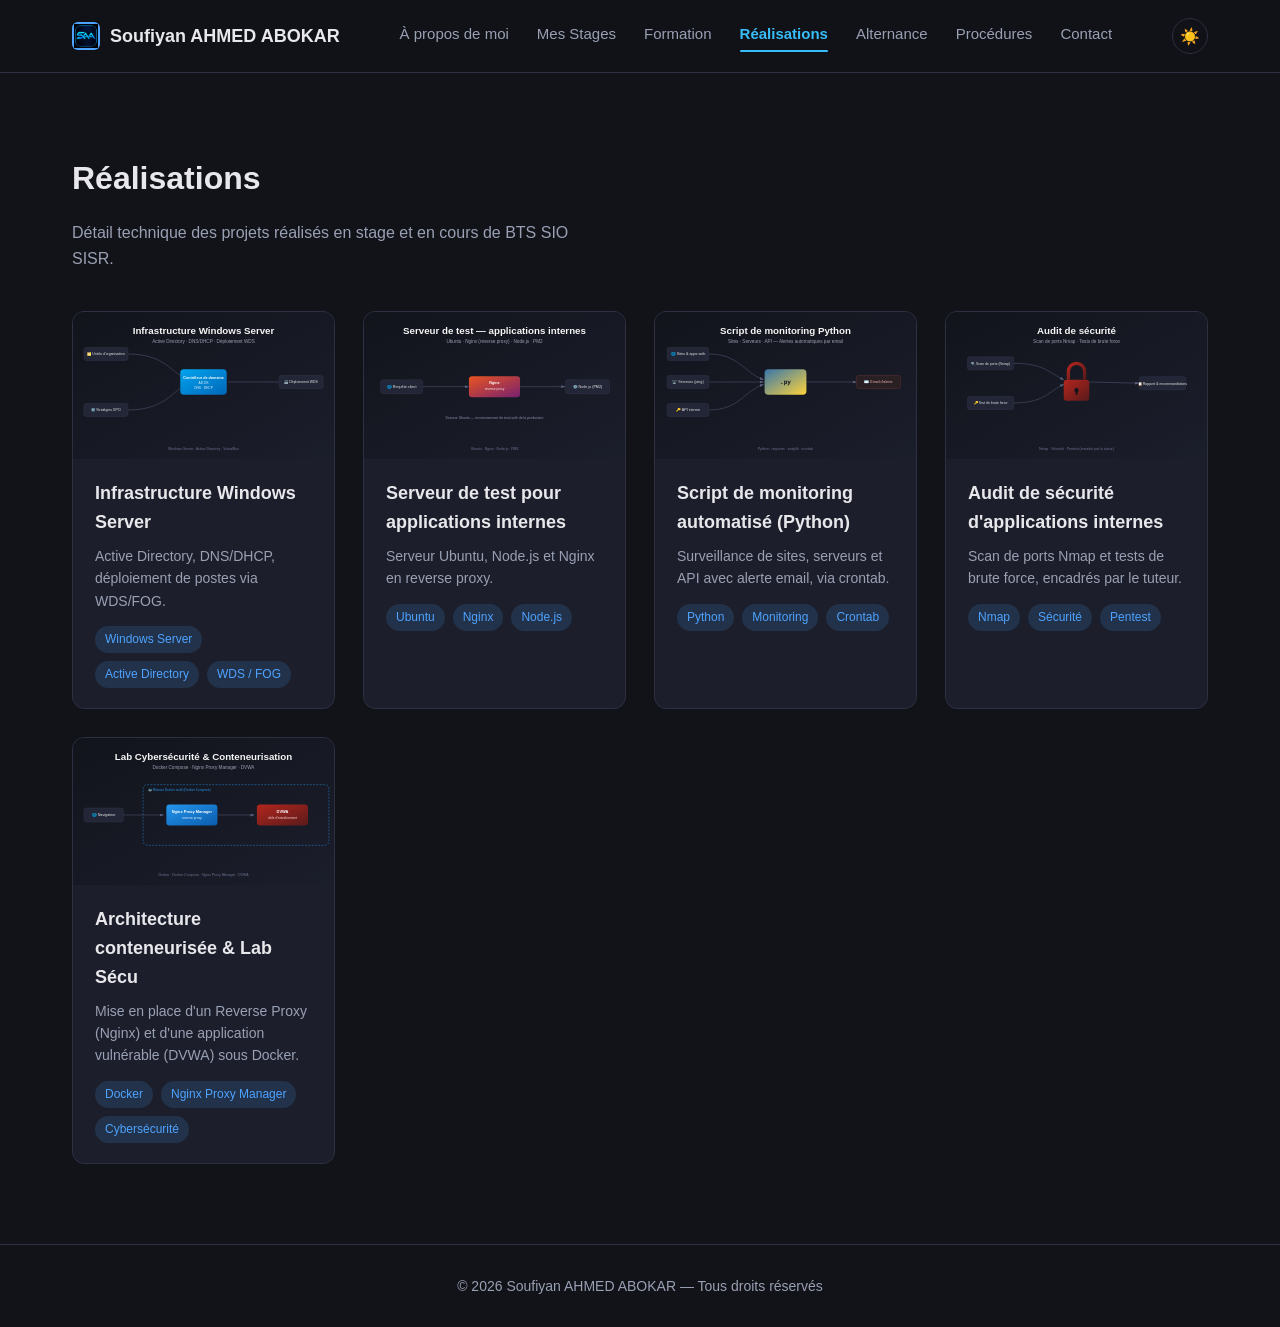
<file: realisations/index.html>
<!DOCTYPE html>
<html lang="fr">
<head>
<meta charset="UTF-8">
<meta name="viewport" content="width=device-width, initial-scale=1">
<title>Réalisations — Soufiyan AHMED ABOKAR</title>
<link rel="icon" href="../images/photo-profile/favicon.png">
<link rel="stylesheet" href="../css/style.css">
</head>
<body>

<nav class="navbar">
  <div class="container">
    <a href="../index.html" class="brand">
      <span class="brand-logo"><img src="../images/photo-profile/favicon.png" alt="Logo" style="width: 24px; height: 24px; object-fit: contain;"></span>
      Soufiyan AHMED ABOKAR
    </a>
    <button class="nav-toggle">☰</button>
    <div class="nav-links">
      <a href="../index.html#about">À propos de moi</a>
      <a href="../index.html#stages">Mes Stages</a>
      <a href="../index.html#formation">Formation</a>
      <a href="index.html">Réalisations</a>
      <a href="../alternance/alternance.html">Alternance</a>
      <a href="../procedures/procedures.html">Procédures</a>
      <a href="../index.html#contact">Contact</a>
    </div>
    <button class="theme-toggle" aria-label="Changer de thème">☀️</button>
  </div>
</nav>

<section>
  <div class="container">
    <h1 class="section-title reveal">Réalisations</h1>
    <p class="reveal" style="color:var(--text-dim); max-width:60ch; margin-top:-24px; margin-bottom:40px;">
      Détail technique des projets réalisés en stage et en cours de BTS SIO SISR.
    </p>

    <div class="card-grid">

      <a href="windows-server.html" class="project-card reveal">
        <img src="../images/blogs/windows-server-cover.svg" alt="Infrastructure Windows Server">
        <div class="project-card-body">
          <h3>Infrastructure Windows Server</h3>
          <p>Active Directory, DNS/DHCP, déploiement de postes via WDS/FOG.</p>
          <div class="badges">
            <span class="badge">Windows Server</span>
            <span class="badge">Active Directory</span>
            <span class="badge">WDS / FOG</span>
          </div>
        </div>
      </a>

      <a href="ubuntu-server.html" class="project-card reveal">
        <img src="../images/blogs/ubuntu-server-cover.svg" alt="Serveur de test Ubuntu">
        <div class="project-card-body">
          <h3>Serveur de test pour applications internes</h3>
          <p>Serveur Ubuntu, Node.js et Nginx en reverse proxy.</p>
          <div class="badges">
            <span class="badge">Ubuntu</span>
            <span class="badge">Nginx</span>
            <span class="badge">Node.js</span>
          </div>
        </div>
      </a>

      <a href="monitoring-python.html" class="project-card reveal">
        <img src="../images/blogs/monitoring-cover.svg" alt="Script de monitoring Python">
        <div class="project-card-body">
          <h3>Script de monitoring automatisé (Python)</h3>
          <p>Surveillance de sites, serveurs et API avec alerte email, via crontab.</p>
          <div class="badges">
            <span class="badge">Python</span>
            <span class="badge">Monitoring</span>
            <span class="badge">Crontab</span>
          </div>
        </div>
      </a>

      <a href="pentest-nmap.html" class="project-card reveal">
        <img src="../images/blogs/pentest-nmap-cover.svg" alt="Audit de sécurité Nmap">
        <div class="project-card-body">
          <h3>Audit de sécurité d'applications internes</h3>
          <p>Scan de ports Nmap et tests de brute force, encadrés par le tuteur.</p>
          <div class="badges">
            <span class="badge">Nmap</span>
            <span class="badge">Sécurité</span>
            <span class="badge">Pentest</span>
          </div>
        </div>
      </a>


<a href="docker.html" class="project-card reveal">
        <img src="../images/blogs/schema-docker.svg" alt="Lab Cybersécurité Docker & DVWA">
        <div class="project-card-body">
          <h3>Architecture conteneurisée & Lab Sécu</h3>
          <p>Mise en place d'un Reverse Proxy (Nginx) et d'une application vulnérable (DVWA) sous Docker.</p>
          <div class="badges">
            <span class="badge">Docker</span>
            <span class="badge">Nginx Proxy Manager</span>
            <span class="badge">Cybersécurité</span>
          </div>
        </div>
      </a>


    </div>
  </div>
</section>

<footer>
  <div class="container" style="display:flex; justify-content:space-between; align-items:center;">
    <span>© 2026 Soufiyan AHMED ABOKAR — Tous droits réservés</span>
  </div>
</footer>

<script src="../js/script.js"></script>
</body>
</html>
</file>
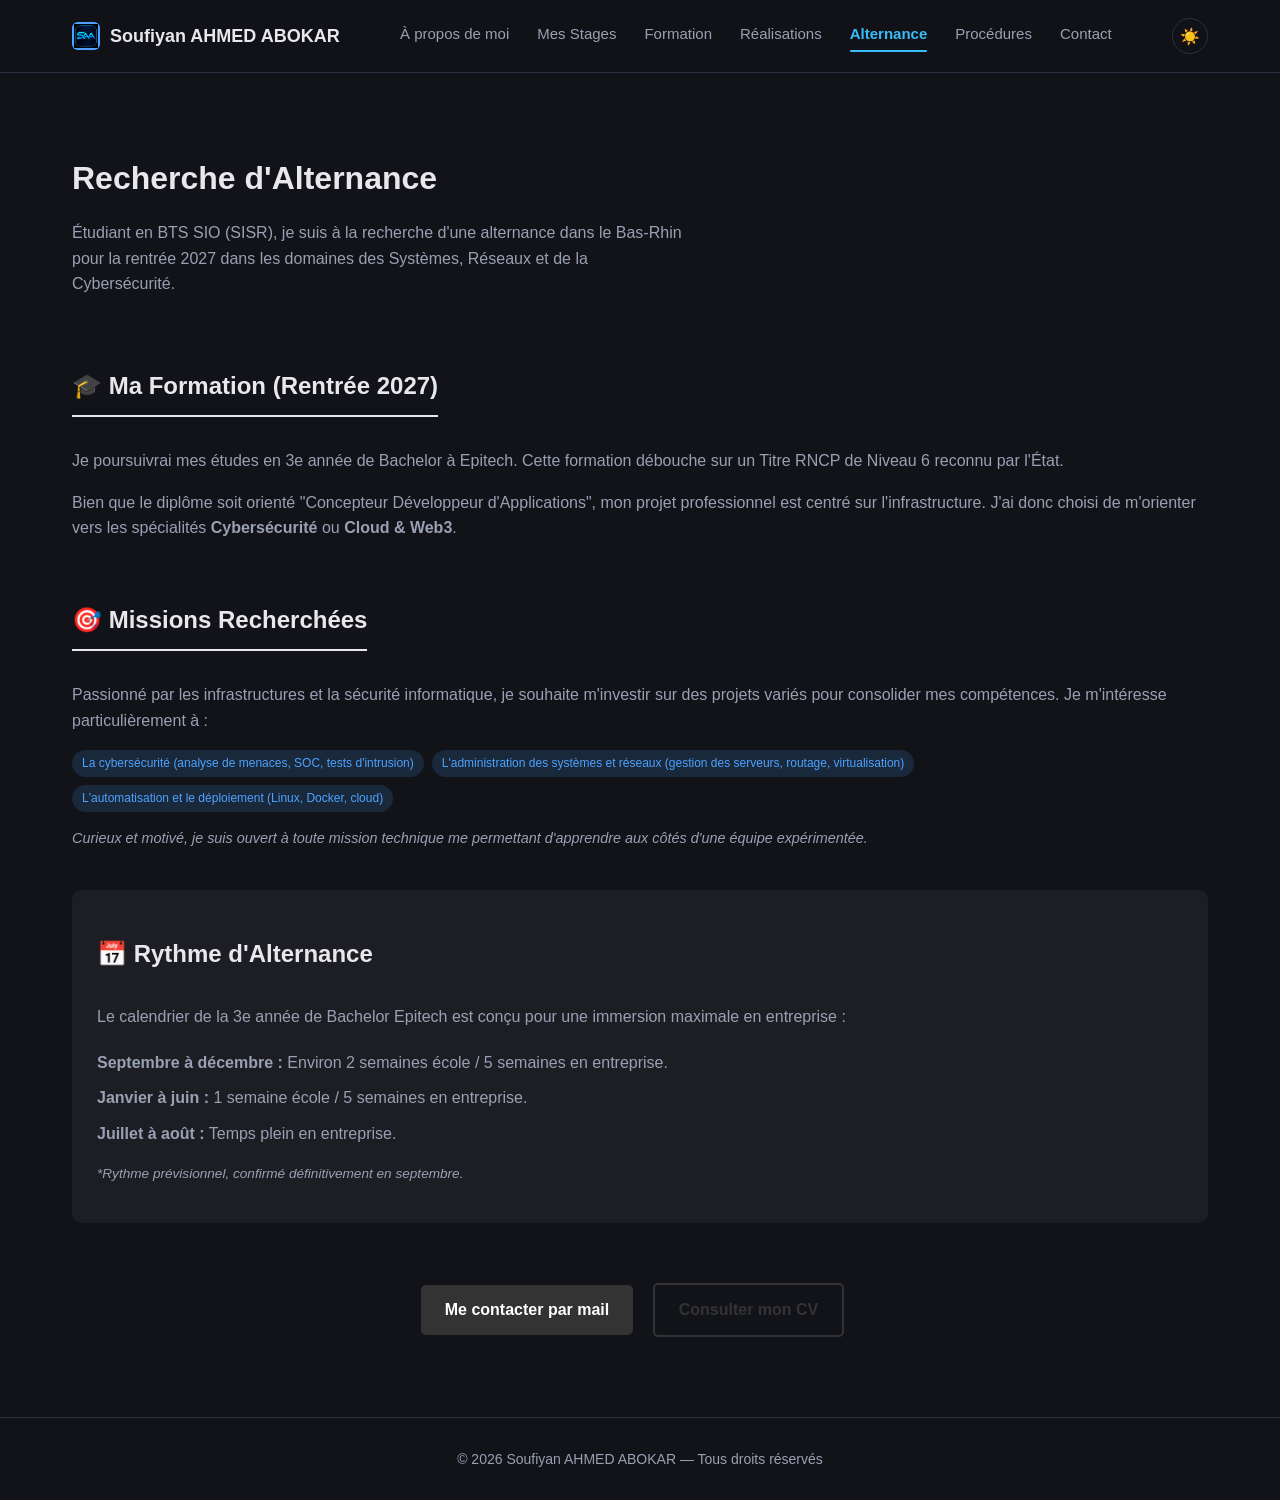
<file: alternance/alternance.html>
<!DOCTYPE html>
<html lang="fr">
<head>
<meta charset="UTF-8">
<meta name="viewport" content="width=device-width, initial-scale=1">
<title>Recherche d'Alternance — Soufiyan AHMED ABOKAR</title>
<link rel="icon" href="../images/photo-profile/favicon.png">
<link rel="stylesheet" href="../css/style.css">
</head>
<body>

<nav class="navbar">
  <div class="container">
    <a href="../index.html" class="brand">
      <span class="brand-logo"><img src="../images/photo-profile/favicon.png" alt="Logo" style="width: 24px; height: 24px; object-fit: contain;"></span>
      Soufiyan AHMED ABOKAR
    </a>
    <button class="nav-toggle">☰</button>
    <div class="nav-links">
      <a href="../index.html#about">À propos de moi</a>
      <a href="../index.html#stages">Mes Stages</a>
      <a href="../index.html#formation">Formation</a>
      <a href="../realisations/index.html">Réalisations</a>
      <a href="alternance/alternance.html">Alternance</a>
      <a href="../procedures/procedures.html">Procédures</a>
      <a href="../index.html#contact">Contact</a>
    </div>
    <button class="theme-toggle" aria-label="Changer de thème">☀️</button>
  </div>
</nav>

<section>
  <div class="container">
    <h1 class="section-title reveal">Recherche d'Alternance</h1>
    <p class="reveal" style="color:var(--text-dim); max-width:70ch; margin-top:-24px; margin-bottom:50px;">
      Étudiant en BTS SIO (SISR), je suis à la recherche d'une alternance dans le Bas-Rhin pour la rentrée 2027 dans les domaines des Systèmes, Réseaux et de la Cybersécurité.
    </p>

    <div class="alternance-block reveal">
      <h2>🎓 Ma Formation (Rentrée 2027)</h2>
      <p style="color:var(--text-dim);">Je poursuivrai mes études en 3e année de Bachelor à Epitech. Cette formation débouche sur un Titre RNCP de Niveau 6 reconnu par l'État.</p>
      <p style="color:var(--text-dim);">Bien que le diplôme soit orienté "Concepteur Développeur d'Applications", mon projet professionnel est centré sur l'infrastructure. J'ai donc choisi de m'orienter vers les spécialités <strong>Cybersécurité</strong> ou <strong>Cloud & Web3</strong>.</p>
    </div>

    <div class="alternance-block reveal">
      <h2>🎯 Missions Recherchées</h2>
      <p style="color:var(--text-dim);">Passionné par les infrastructures et la sécurité informatique, je souhaite m'investir sur des projets variés pour consolider mes compétences. Je m'intéresse particulièrement à :</p>
      <div class="badges" style="margin-top: 15px; margin-bottom: 15px;">
        <span class="badge">La cybersécurité (analyse de menaces, SOC, tests d'intrusion)</span>
        <span class="badge">L'administration des systèmes et réseaux (gestion des serveurs, routage, virtualisation)</span>
        <span class="badge">L'automatisation et le déploiement (Linux, Docker, cloud)</span>
      </div>
      <p style="color:var(--text-dim); font-size: 0.9em;"><em>Curieux et motivé, je suis ouvert à toute mission technique me permettant d'apprendre aux côtés d'une équipe expérimentée.</em></p>
    </div>

    <div class="alternance-block highlight-box reveal">
      <h2 style="border:none; padding-bottom:0;">📅 Rythme d'Alternance</h2>
      <p style="color:var(--text-dim); margin-bottom: 20px;">Le calendrier de la 3e année de Bachelor Epitech est conçu pour une immersion maximale en entreprise :</p>
      <ul class="alternance-list">
        <li><strong>Septembre à décembre :</strong> Environ 2 semaines école / 5 semaines en entreprise.</li>
        <li><strong>Janvier à juin :</strong> 1 semaine école / 5 semaines en entreprise.</li>
        <li><strong>Juillet à août :</strong> Temps plein en entreprise.</li>
      </ul>
      <p style="color:var(--text-dim); font-size: 0.85em; font-style: italic; margin-top: 15px;">*Rythme prévisionnel, confirmé définitivement en septembre.</p>
    </div>

    <div class="reveal" style="margin-top: 40px; text-align: center;">
      <a href="mailto:soufiyanahmedabokar@gmail.com" class="contact-btn">Me contacter par mail</a>
      <a href="../documents/CV.pdf" target="_blank" class="contact-btn" style="background-color: transparent; border: 2px solid var(--text-color, #333); color: var(--text-color, #333);">Consulter mon CV</a>
    </div>

  </div>
</section>

<footer>
  <div class="container" style="display:flex; justify-content:space-between; align-items:center;">
    <span>© 2026 Soufiyan AHMED ABOKAR — Tous droits réservés</span>
  </div>
</footer>

<script src="../js/script.js"></script>
</body>
</html>
</file>
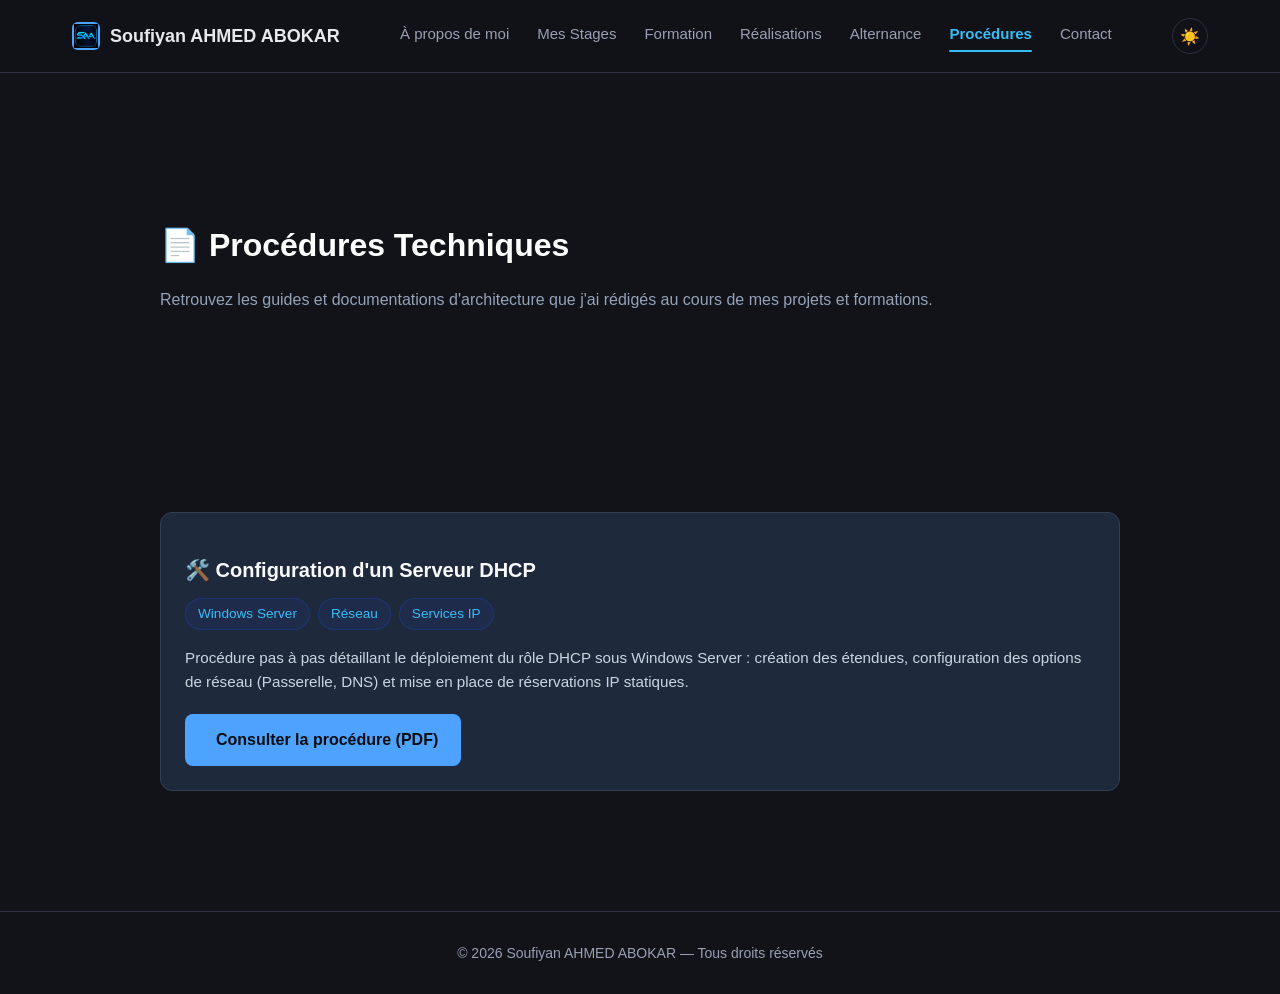
<file: procedures/procedures.html>
<!DOCTYPE html>
<html lang="fr">
<head>
<meta charset="UTF-8">
<meta name="viewport" content="width=device-width, initial-scale=1">
<title>Procédures – Soufiyan AHMED ABOKAR</title>
<link rel="icon" href="../images/photo-profile/favicon.png">
<link rel="stylesheet" href="../css/style.css">
</head>
<body>

<nav class="navbar">
  <div class="container">
    <a href="../index.html" class="brand">
      <span class="brand-logo"><img src="../images/photo-profile/favicon.png" alt="Logo" style="width: 24px; height: 24px; object-fit: contain;"></span>
      Soufiyan AHMED ABOKAR
    </a>
    <button class="nav-toggle">☰</button>
    <div class="nav-links">
      <a href="../index.html#about">À propos de moi</a>
      <a href="../index.html#stages">Mes Stages</a>
      <a href="../index.html#formation">Formation</a>
      <a href="../realisations/index.html">Réalisations</a>
      <a href="../alternance/alternance.html">Alternance</a>
      <a href="procedures.html">Procédures</a>
      <a href="../index.html#contact">Contact</a>
    </div>
    <button class="theme-toggle" aria-label="Changer de thème">☀️</button>
  </div>
</nav>

<main class="container page-content">
  <section class="section-header">
    <h1>📄 Procédures Techniques</h1>
    <p class="subtitle">
      Retrouvez les guides et documentations d'architecture que j'ai rédigés au cours de mes projets et formations.
    </p>
  </section>

  <section class="procedures-grid">
    <!-- Carte Procédure DHCP -->
    <article class="procedure-card">
      <div class="card-header">
        <h2>🛠️ Configuration d'un Serveur DHCP</h2>
        <div class="tags">
          <span class="tag">Windows Server</span>
          <span class="tag">Réseau</span>
          <span class="tag">Services IP</span>
        </div>
      </div>
      <p class="card-description">
        Procédure pas à pas détaillant le déploiement du rôle DHCP sous Windows Server : création des étendues, configuration des options de réseau (Passerelle, DNS) et mise en place de réservations IP statiques.
      </p>
      <div class="card-footer">
        <a href="ProcédureDHCP.pdf" target="_blank" class="btn btn-primary">
          <i class="fas fa-file-pdf"></i> Consulter la procédure (PDF)
        </a>
      </div>
    </article>

    <!-- Tu pourras ajouter d'autres <article class="procedure-card"> ici -->
  </section>
</main>




































<footer>
  <div class="container" style="display:flex; justify-content:space-between; align-items:center;">
    <span>© 2026 Soufiyan AHMED ABOKAR — Tous droits réservés</span>
  </div>
</footer>

<script src="../js/script.js"></script>
</body>
</html>
</file>
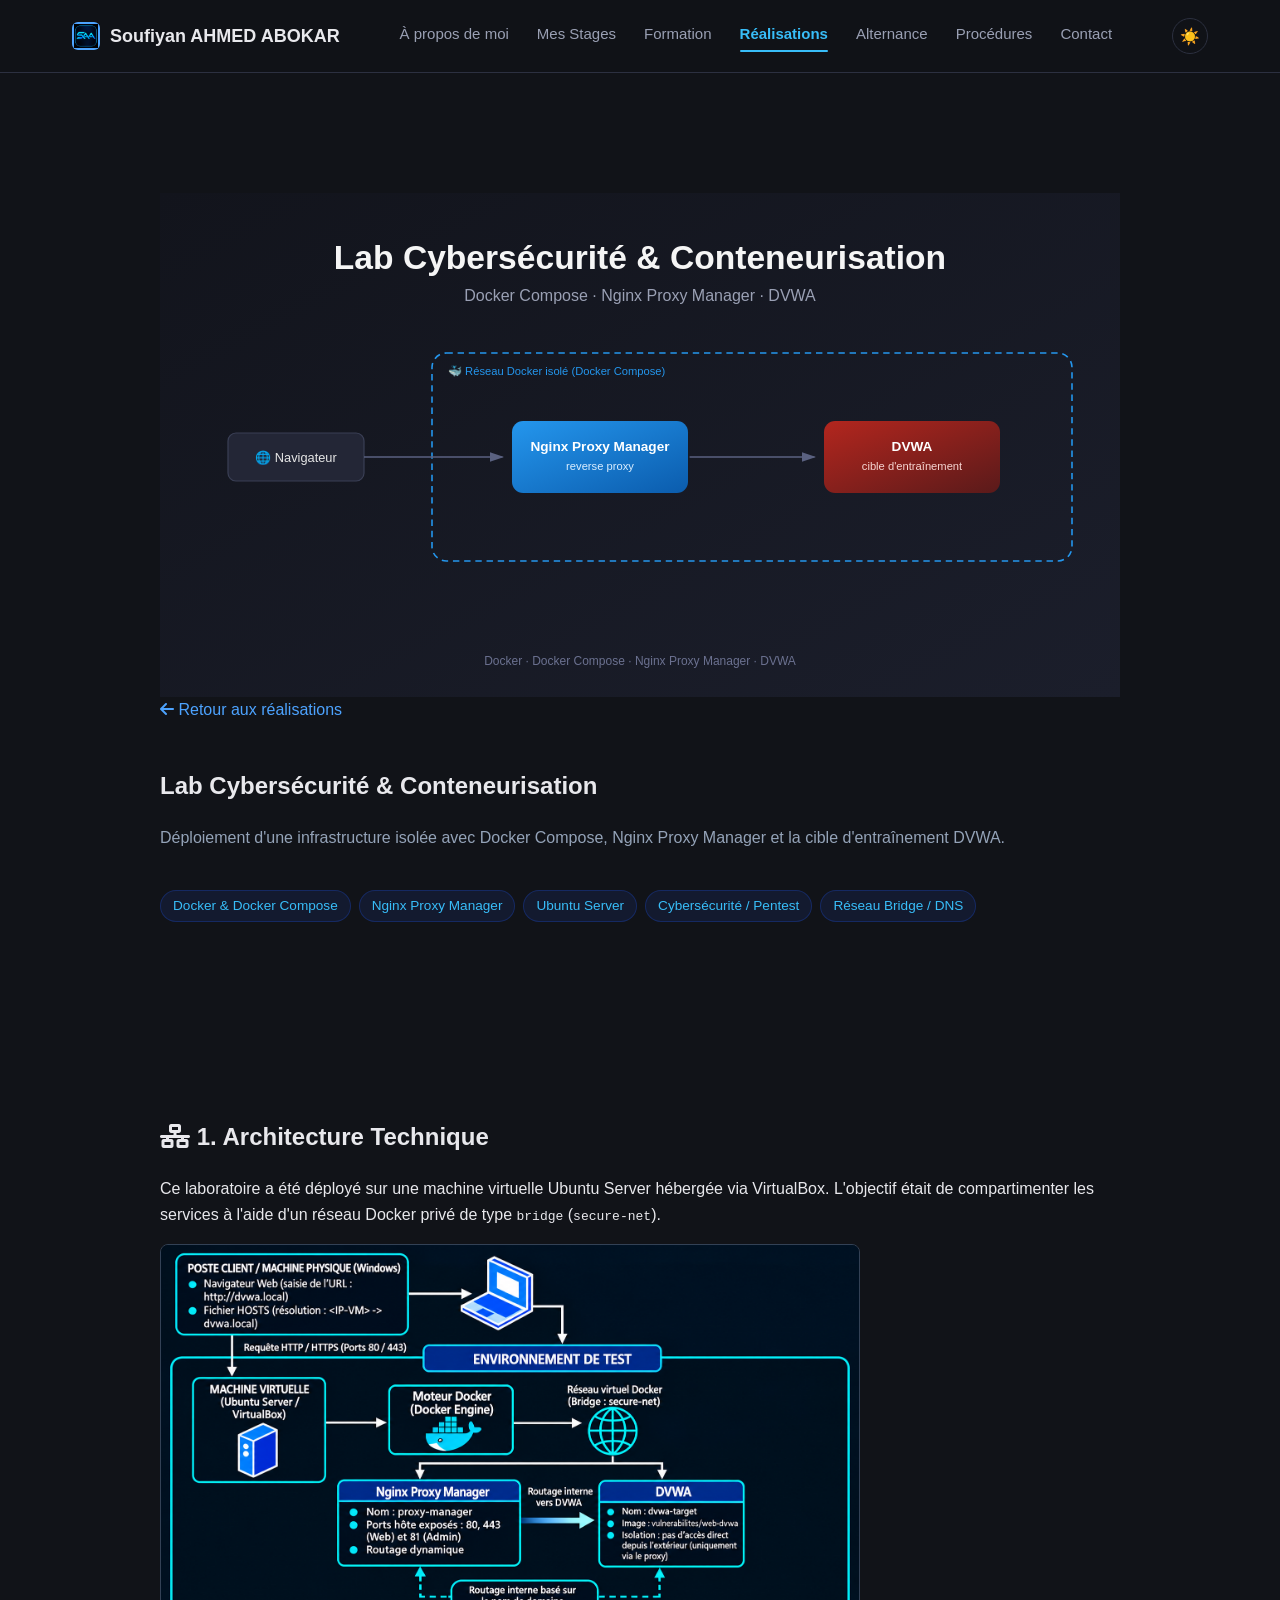
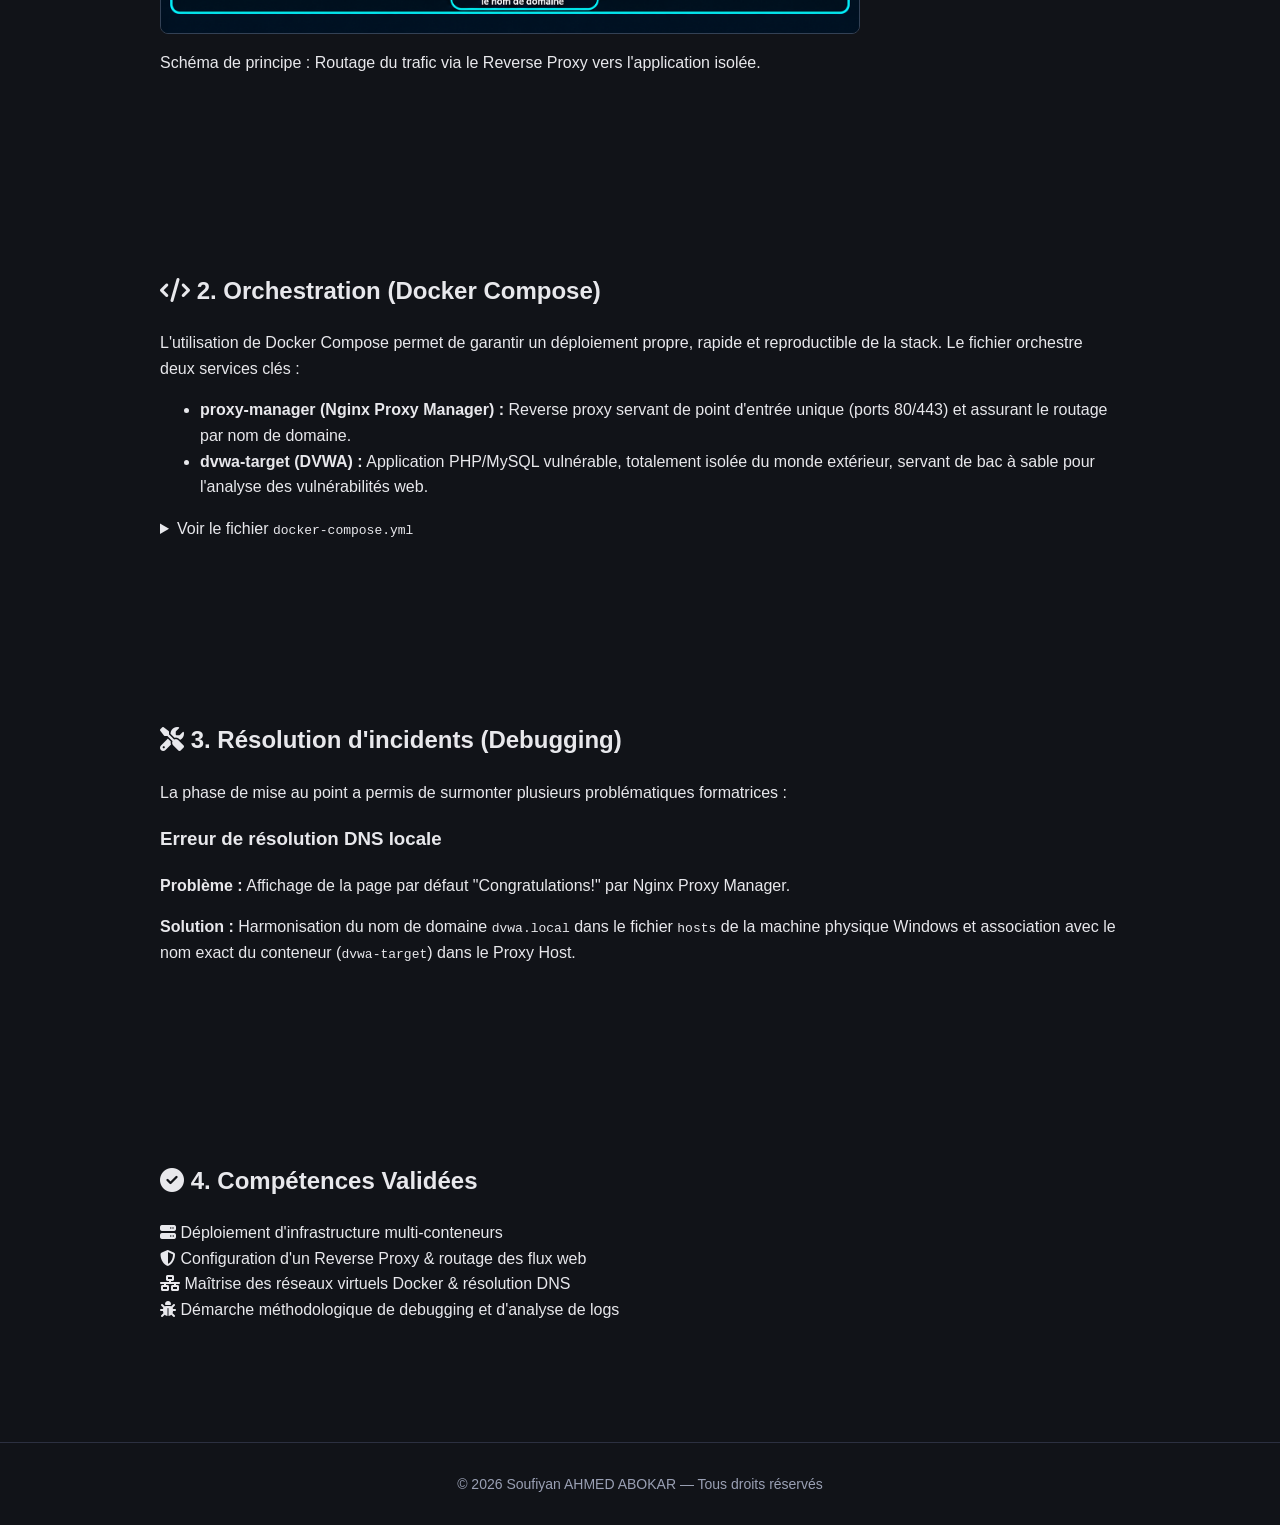
<file: realisations/docker.html>
<!DOCTYPE html>
<html lang="fr">
<head>
    <meta charset="UTF-8">
    <meta name="viewport" content="width=device-width, initial-scale=1.0">
    <title>Lab Cybersécurité : Docker, Nginx Proxy Manager & DVWA</title>
    <link rel="icon" href="../images/photo-profile/favicon.png">
    <link rel="stylesheet" href="../css/style.css">
    <!-- FontAwesome pour les icônes -->
    <link rel="stylesheet" href="https://cdnjs.cloudflare.com/ajax/libs/font-awesome/6.4.0/css/all.min.css">
</head>
<body>

    <!-- NAVBAR (Reprise de ton modèle) -->
    <nav class="navbar">
      <div class="container">
        <a href="../index.html" class="brand">
          <span class="brand-logo"><img src="../images/photo-profile/favicon.png" alt="Logo" style="width: 24px; height: 24px; object-fit: contain;"></span>
          Soufiyan AHMED ABOKAR
        </a>
        <button class="nav-toggle">☰</button>
        <div class="nav-links">
          <a href="../index.html#about">À propos de moi</a>
          <a href="../index.html#stages">Mes Stages</a>
          <a href="../index.html#formation">Formation</a>
          <a href="index.html">Réalisations</a>
          <a href="../alternance/alternance.html">Alternance</a>
          <a href="../procedures/procedures.html">Procédures</a>
          <a href="../index.html#contact">Contact</a>
        </div>
        <button class="theme-toggle" aria-label="Changer de thème">☀️</button>
      </div>
    </nav>

    <!-- CONTENU PRINCIPAL -->
    <main class="container page-content">
        
      
      <!-- En-tête du projet -->
      <section class="project-header">
        <img src="../images/blogs/schema-docker.svg" alt="Lab Cybersécurité Docker & DVWA">
        <a href="index.html" class="back-link"><i class="fas fa-arrow-left"></i> Retour aux réalisations</a>
        <h1>Lab Cybersécurité & Conteneurisation</h1>
        <p class="subtitle">Déploiement d'une infrastructure isolée avec Docker Compose, Nginx Proxy Manager et la cible d'entraînement DVWA.</p>
        
        <!-- Badges / Tags -->
        <div class="tags">
          <span class="tag">Docker & Docker Compose</span>
          <span class="tag">Nginx Proxy Manager</span>
          <span class="tag">Ubuntu Server</span>
          <span class="tag">Cybersécurité / Pentest</span>
          <span class="tag">Réseau Bridge / DNS</span>
        </div>
      </section>

      <!-- Section : Schéma & Architecture -->
      <section class="project-section">
        
        <h2><i class="fas fa-network-wired"></i> 1. Architecture Technique</h2>
        <p>
          Ce laboratoire a été déployé sur une machine virtuelle Ubuntu Server hébergée via VirtualBox. L'objectif était de compartimenter les services à l'aide d'un réseau Docker privé de type <code>bridge</code> (<code>secure-net</code>).
        </p>
        
        <!-- Emplacement pour ton schéma (ex: schema-dvwa.png) -->
        <div class="project-image-container">
          <img src="../images/blogs/schema-docker.png" alt="Schéma d'architecture Docker DVWA et Reverse Proxy" style="width:100%; max-width:700px; border-radius:8px; border:1px solid #334155;">
          <p class="image-caption">Schéma de principe : Routage du trafic via le Reverse Proxy vers l'application isolée.</p>
        </div>
      </section>

      <!-- Section : Orchestration -->
      <section class="project-section">
        <h2><i class="fas fa-code"></i> 2. Orchestration (Docker Compose)</h2>
        <p>
          L'utilisation de Docker Compose permet de garantir un déploiement propre, rapide et reproductible de la stack. Le fichier orchestre deux services clés :
        </p>
        <ul>
          <li><strong>proxy-manager (Nginx Proxy Manager) :</strong> Reverse proxy servant de point d'entrée unique (ports 80/443) et assurant le routage par nom de domaine.</li>
          <li><strong>dvwa-target (DVWA) :</strong> Application PHP/MySQL vulnérable, totalement isolée du monde extérieur, servant de bac à sable pour l'analyse des vulnérabilités web.</li>
        </ul>

        <!-- Bloc de code repliable pour le docker-compose -->
        <details class="code-accordion">
          <summary>Voir le fichier <code>docker-compose.yml</code></summary>
          <pre><code>services:
  proxy-manager:
    image: 'jc21/nginx-proxy-manager:latest'
    container_name: nginx-proxy-manager
    restart: unless-stopped
    ports:
      - '80:80'
      - '81:81'
      - '443:443'
    volumes:
      - ./npm/data:/data
      - ./npm/letsencrypt:/etc/letsencrypt
    networks:
      - secure-net

  dvwa:
    image: 'vulnerables/web-dvwa'
    container_name: dvwa-target
    restart: unless-stopped
    networks:
      - secure-net

networks:
  secure-net:
    driver: bridge</code></pre>
        </details>
      </section>

      <!-- Section : Résolution d'incidents (Debugging) -->
      <section class="project-section">
        <h2><i class="fas fa-tools"></i> 3. Résolution d'incidents (Debugging)</h2>
        <p>La phase de mise au point a permis de surmonter plusieurs problématiques formatrices :</p>
        <div class="debug-cards">
          <div class="debug-card">
            <h3>Erreur de résolution DNS locale</h3>
            <p><strong>Problème :</strong> Affichage de la page par défaut "Congratulations!" par Nginx Proxy Manager.</p>
            <p><strong>Solution :</strong> Harmonisation du nom de domaine <code>dvwa.local</code> dans le fichier <code>hosts</code> de la machine physique Windows et association avec le nom exact du conteneur (<code>dvwa-target</code>) dans le Proxy Host.</p>
          </div>
        </div>
      </section>

      <!-- Section : Compétences validées -->
      <section class="project-section">
        <h2><i class="fas fa-check-circle"></i> 4. Compétences Validées</h2>
        <div class="skills-grid">
          <div class="skill-item"><i class="fas fa-server"></i> Déploiement d'infrastructure multi-conteneurs</div>
          <div class="skill-item"><i class="fas fa-shield-alt"></i> Configuration d'un Reverse Proxy & routage des flux web</div>
          <div class="skill-item"><i class="fas fa-network-wired"></i> Maîtrise des réseaux virtuels Docker & résolution DNS</div>
          <div class="skill-item"><i class="fas fa-bug"></i> Démarche méthodologique de debugging et d'analyse de logs</div>
        </div>
      </section>

      

    </main>

    <footer>
  <div class="container"><span>© 2026 Soufiyan AHMED ABOKAR — Tous droits réservés</span></div>
</footer>

    <!-- JS -->
    <script src="../js/script.js"></script>
</body>
</html>
</file>
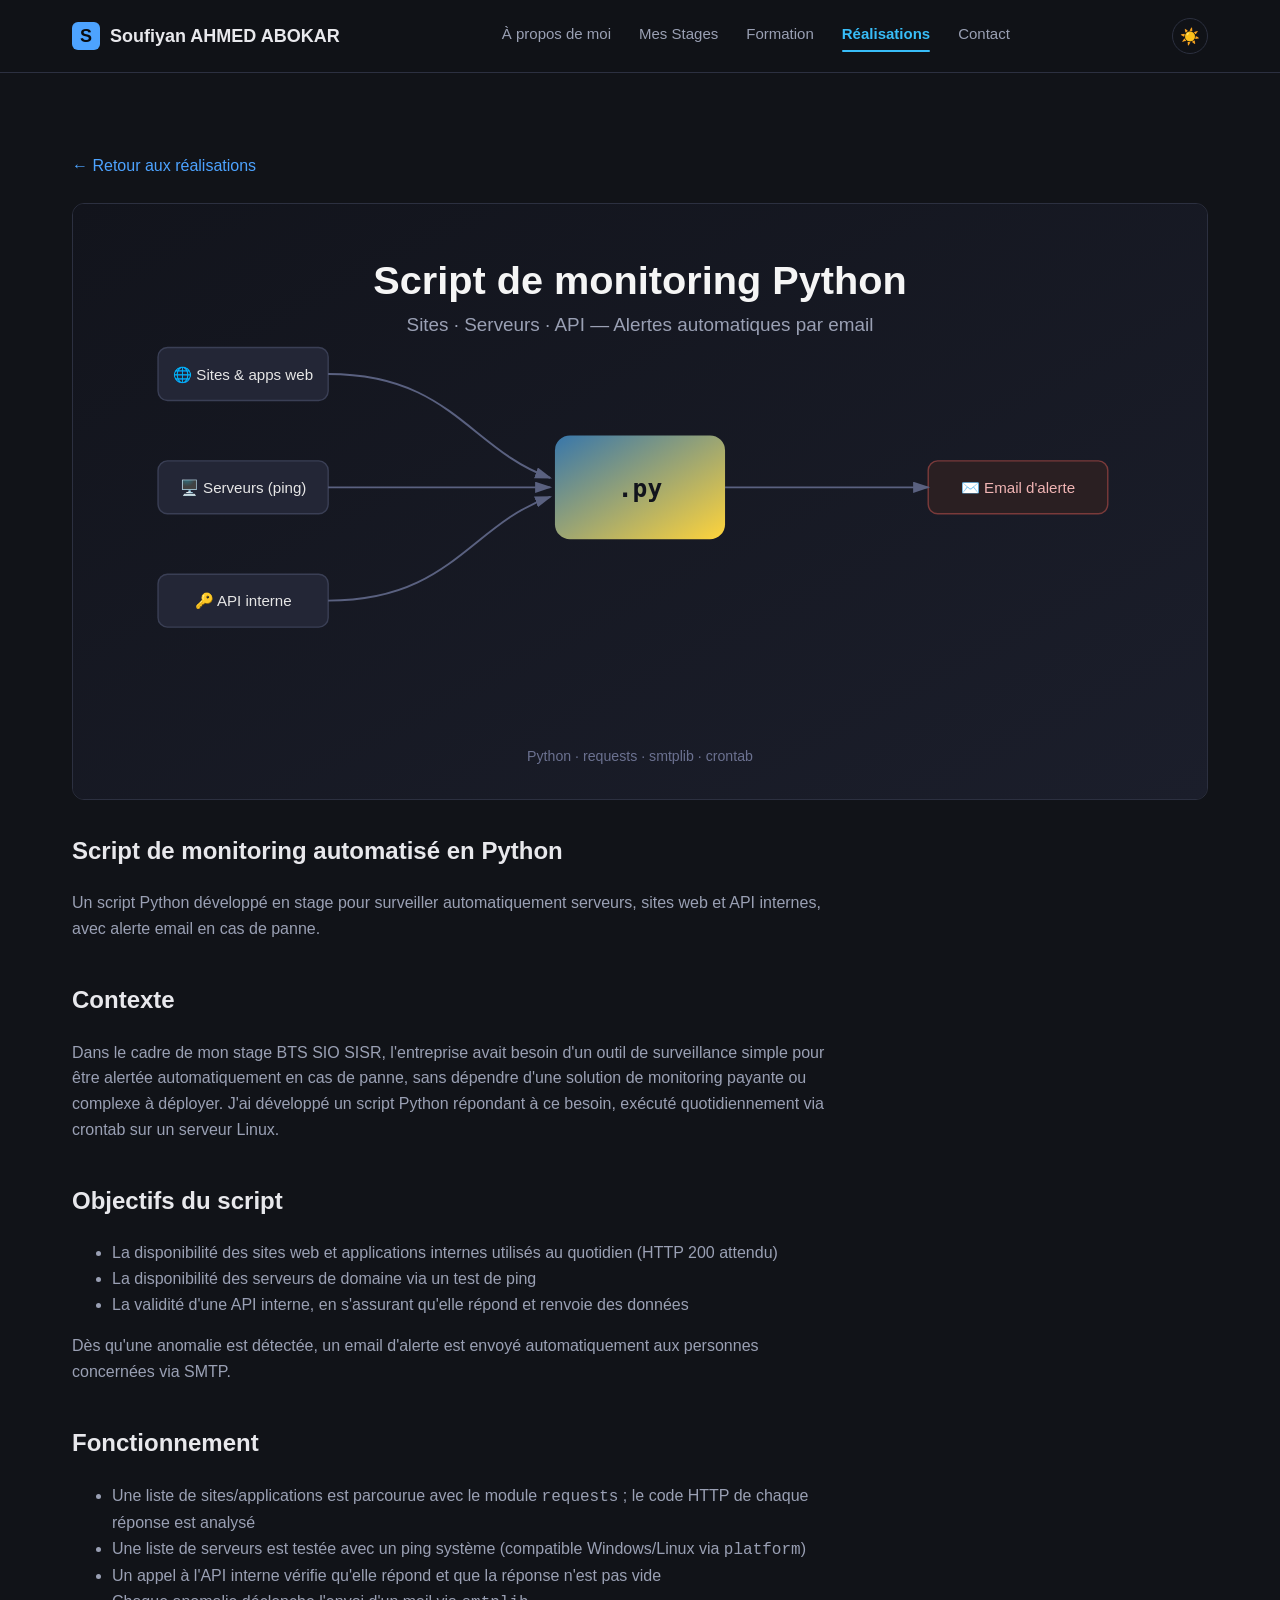
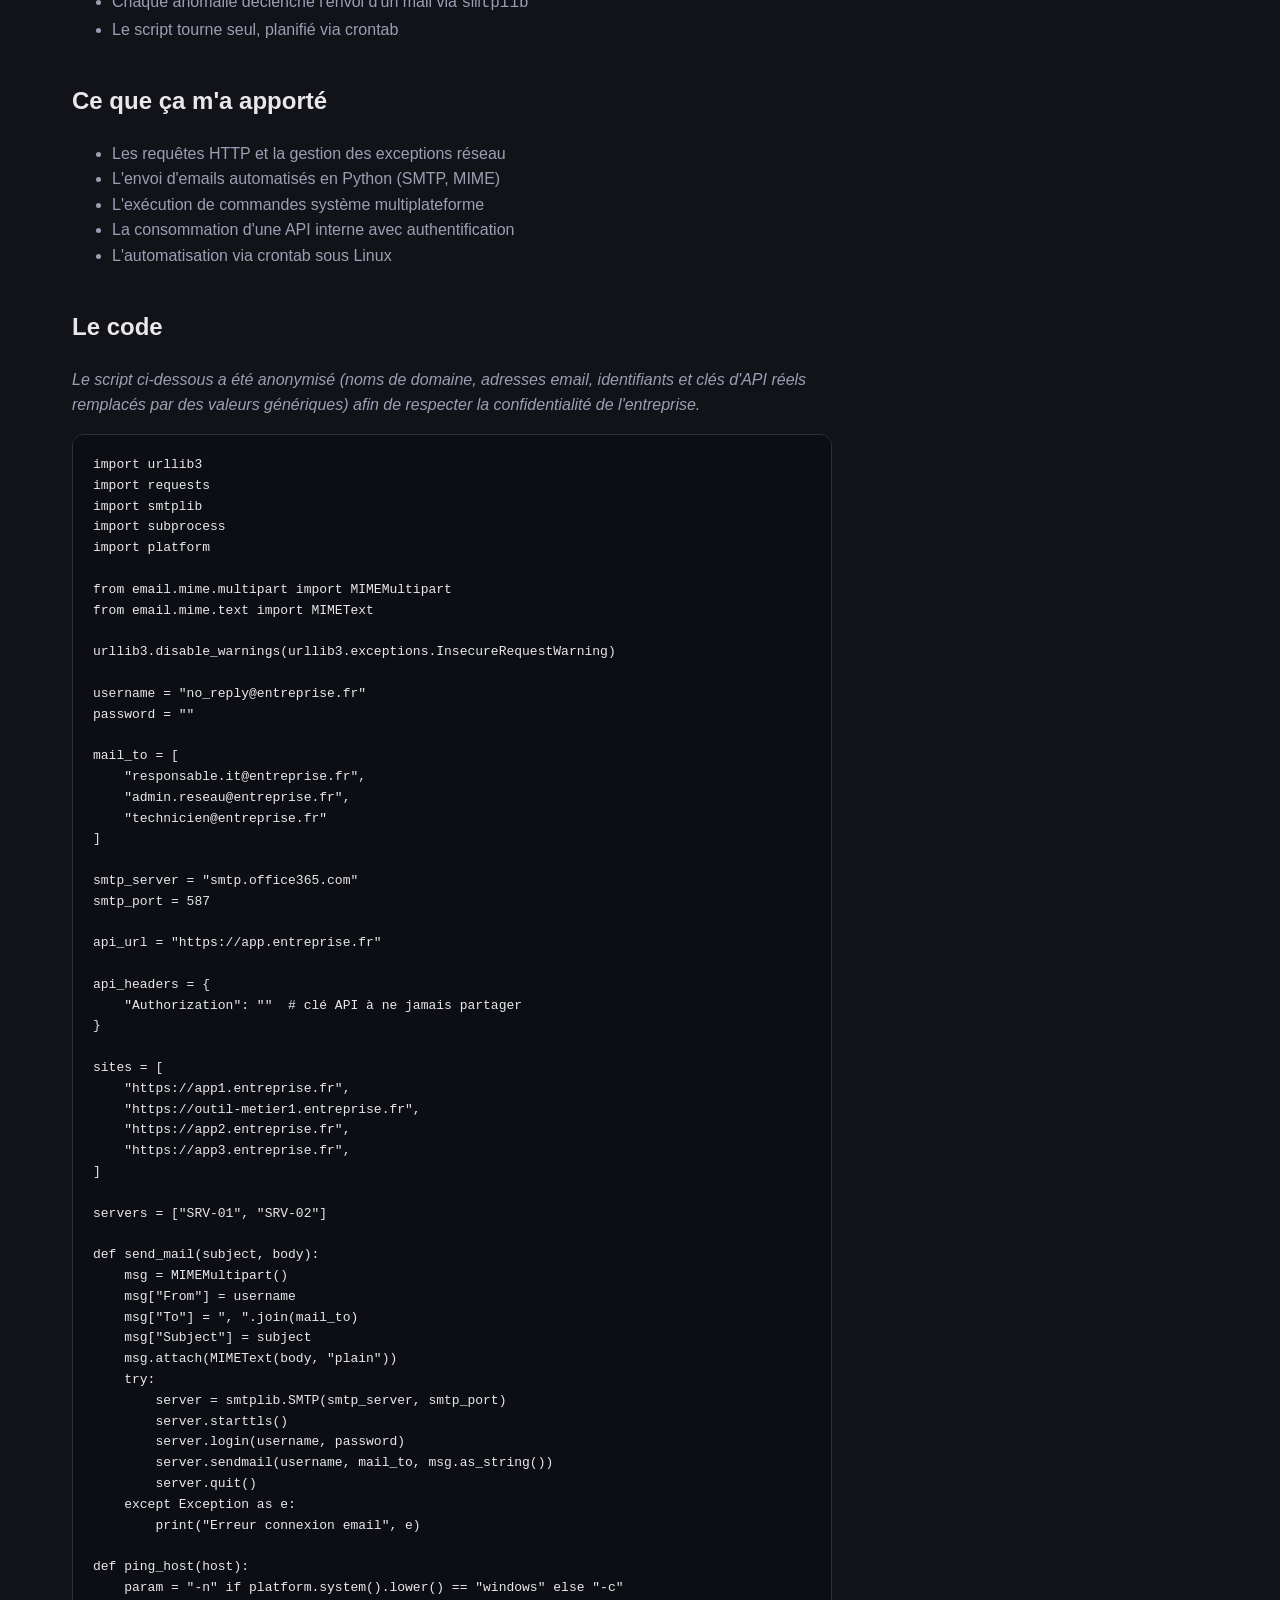
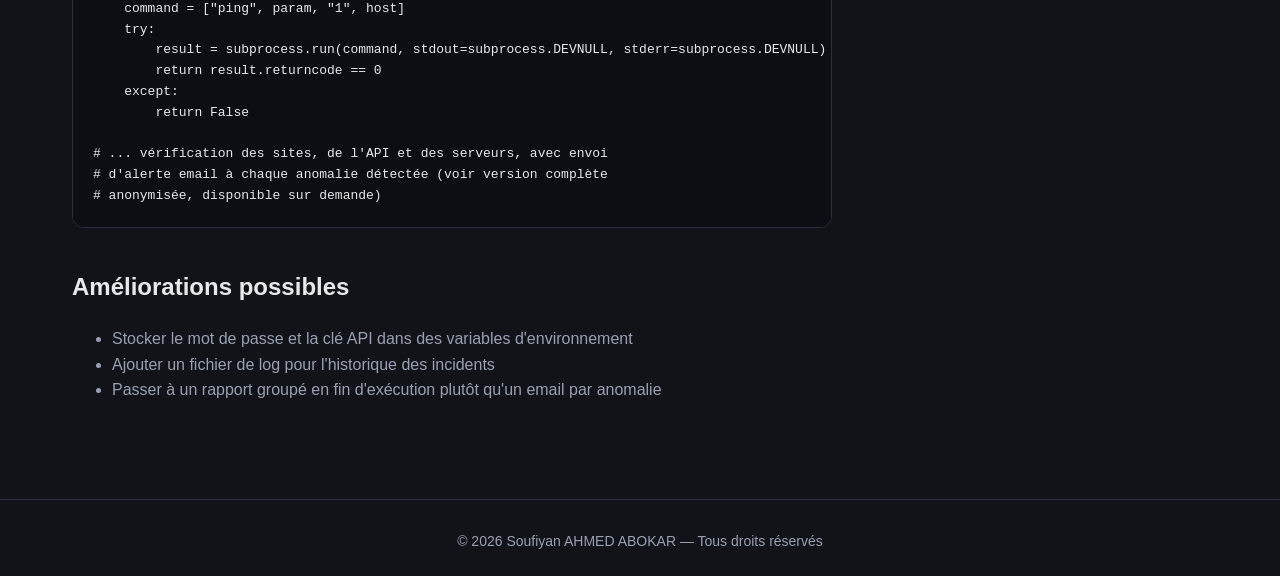
<file: realisations/monitoring-python.html>
<!DOCTYPE html>
<html lang="fr">
<head>
<meta charset="UTF-8">
<meta name="viewport" content="width=device-width, initial-scale=1">
<title>Script de monitoring Python — Réalisations</title>
<link rel="icon" href="../images/photo-profile/favicon.png">
<link rel="stylesheet" href="../css/style.css">
</head>
<body>

<nav class="navbar">
  <div class="container">
    <a href="../index.html" class="brand"><span class="brand-logo">S</span>Soufiyan AHMED ABOKAR</a>
    <button class="nav-toggle">☰</button>
    <div class="nav-links">
      <a href="../index.html#about">À propos de moi</a>
      <a href="../index.html#stages">Mes Stages</a>
      <a href="../index.html#formation">Formation</a>
      <a href="index.html">Réalisations</a>
      <a href="../index.html#contact">Contact</a>
    </div>
    <button class="theme-toggle" aria-label="Changer de thème">☀️</button>
  </div>
</nav>

<section>
  <div class="container">
    <a href="index.html" class="back-link">← Retour aux réalisations</a>
    <div class="article-cover reveal">
      <img src="../images/blogs/monitoring-cover.svg" alt="Script de monitoring Python">
    </div>
    <div class="article-body reveal">
      <h1>Script de monitoring automatisé en Python</h1>
      <p>Un script Python développé en stage pour surveiller automatiquement serveurs, sites web et API internes, avec alerte email en cas de panne.</p>

      <h2>Contexte</h2>
      <p>Dans le cadre de mon stage BTS SIO SISR, l'entreprise avait besoin d'un outil de surveillance simple pour être alertée automatiquement en cas de panne, sans dépendre d'une solution de monitoring payante ou complexe à déployer. J'ai développé un script Python répondant à ce besoin, exécuté quotidiennement via crontab sur un serveur Linux.</p>

      <h2>Objectifs du script</h2>
      <ul>
        <li>La disponibilité des sites web et applications internes utilisés au quotidien (HTTP 200 attendu)</li>
        <li>La disponibilité des serveurs de domaine via un test de ping</li>
        <li>La validité d'une API interne, en s'assurant qu'elle répond et renvoie des données</li>
      </ul>
      <p>Dès qu'une anomalie est détectée, un email d'alerte est envoyé automatiquement aux personnes concernées via SMTP.</p>

      <h2>Fonctionnement</h2>
      <ul>
        <li>Une liste de sites/applications est parcourue avec le module <code>requests</code> ; le code HTTP de chaque réponse est analysé</li>
        <li>Une liste de serveurs est testée avec un ping système (compatible Windows/Linux via <code>platform</code>)</li>
        <li>Un appel à l'API interne vérifie qu'elle répond et que la réponse n'est pas vide</li>
        <li>Chaque anomalie déclenche l'envoi d'un mail via <code>smtplib</code></li>
        <li>Le script tourne seul, planifié via crontab</li>
      </ul>

      <h2>Ce que ça m'a apporté</h2>
      <ul>
        <li>Les requêtes HTTP et la gestion des exceptions réseau</li>
        <li>L'envoi d'emails automatisés en Python (SMTP, MIME)</li>
        <li>L'exécution de commandes système multiplateforme</li>
        <li>La consommation d'une API interne avec authentification</li>
        <li>L'automatisation via crontab sous Linux</li>
      </ul>

      <h2>Le code</h2>
      <p><em>Le script ci-dessous a été anonymisé (noms de domaine, adresses email, identifiants et clés d'API réels remplacés par des valeurs génériques) afin de respecter la confidentialité de l'entreprise.</em></p>

      <pre><code>import urllib3
import requests
import smtplib
import subprocess
import platform

from email.mime.multipart import MIMEMultipart
from email.mime.text import MIMEText

urllib3.disable_warnings(urllib3.exceptions.InsecureRequestWarning)

username = "no_reply@entreprise.fr"
password = ""  

mail_to = [
    "responsable.it@entreprise.fr",
    "admin.reseau@entreprise.fr",
    "technicien@entreprise.fr"
]

smtp_server = "smtp.office365.com"
smtp_port = 587

api_url = "https://app.entreprise.fr"

api_headers = {
    "Authorization": ""  # clé API à ne jamais partager
}

sites = [
    "https://app1.entreprise.fr",
    "https://outil-metier1.entreprise.fr",
    "https://app2.entreprise.fr",
    "https://app3.entreprise.fr",
]

servers = ["SRV-01", "SRV-02"]

def send_mail(subject, body):
    msg = MIMEMultipart()
    msg["From"] = username
    msg["To"] = ", ".join(mail_to)
    msg["Subject"] = subject
    msg.attach(MIMEText(body, "plain"))
    try:
        server = smtplib.SMTP(smtp_server, smtp_port)
        server.starttls()
        server.login(username, password)
        server.sendmail(username, mail_to, msg.as_string())
        server.quit()
    except Exception as e:
        print("Erreur connexion email", e)

def ping_host(host):
    param = "-n" if platform.system().lower() == "windows" else "-c"
    command = ["ping", param, "1", host]
    try:
        result = subprocess.run(command, stdout=subprocess.DEVNULL, stderr=subprocess.DEVNULL)
        return result.returncode == 0
    except:
        return False

# ... vérification des sites, de l'API et des serveurs, avec envoi
# d'alerte email à chaque anomalie détectée (voir version complète
# anonymisée, disponible sur demande)
</code></pre>

      <h2>Améliorations possibles</h2>
      <ul>
        <li>Stocker le mot de passe et la clé API dans des variables d'environnement</li>
        <li>Ajouter un fichier de log pour l'historique des incidents</li>
        <li>Passer à un rapport groupé en fin d'exécution plutôt qu'un email par anomalie</li>
      </ul>
    </div>
  </div>
</section>

<footer>
  <div class="container"><span>© 2026 Soufiyan AHMED ABOKAR — Tous droits réservés</span></div>
</footer>

<script src="../js/script.js"></script>
</body>
</html>
</file>
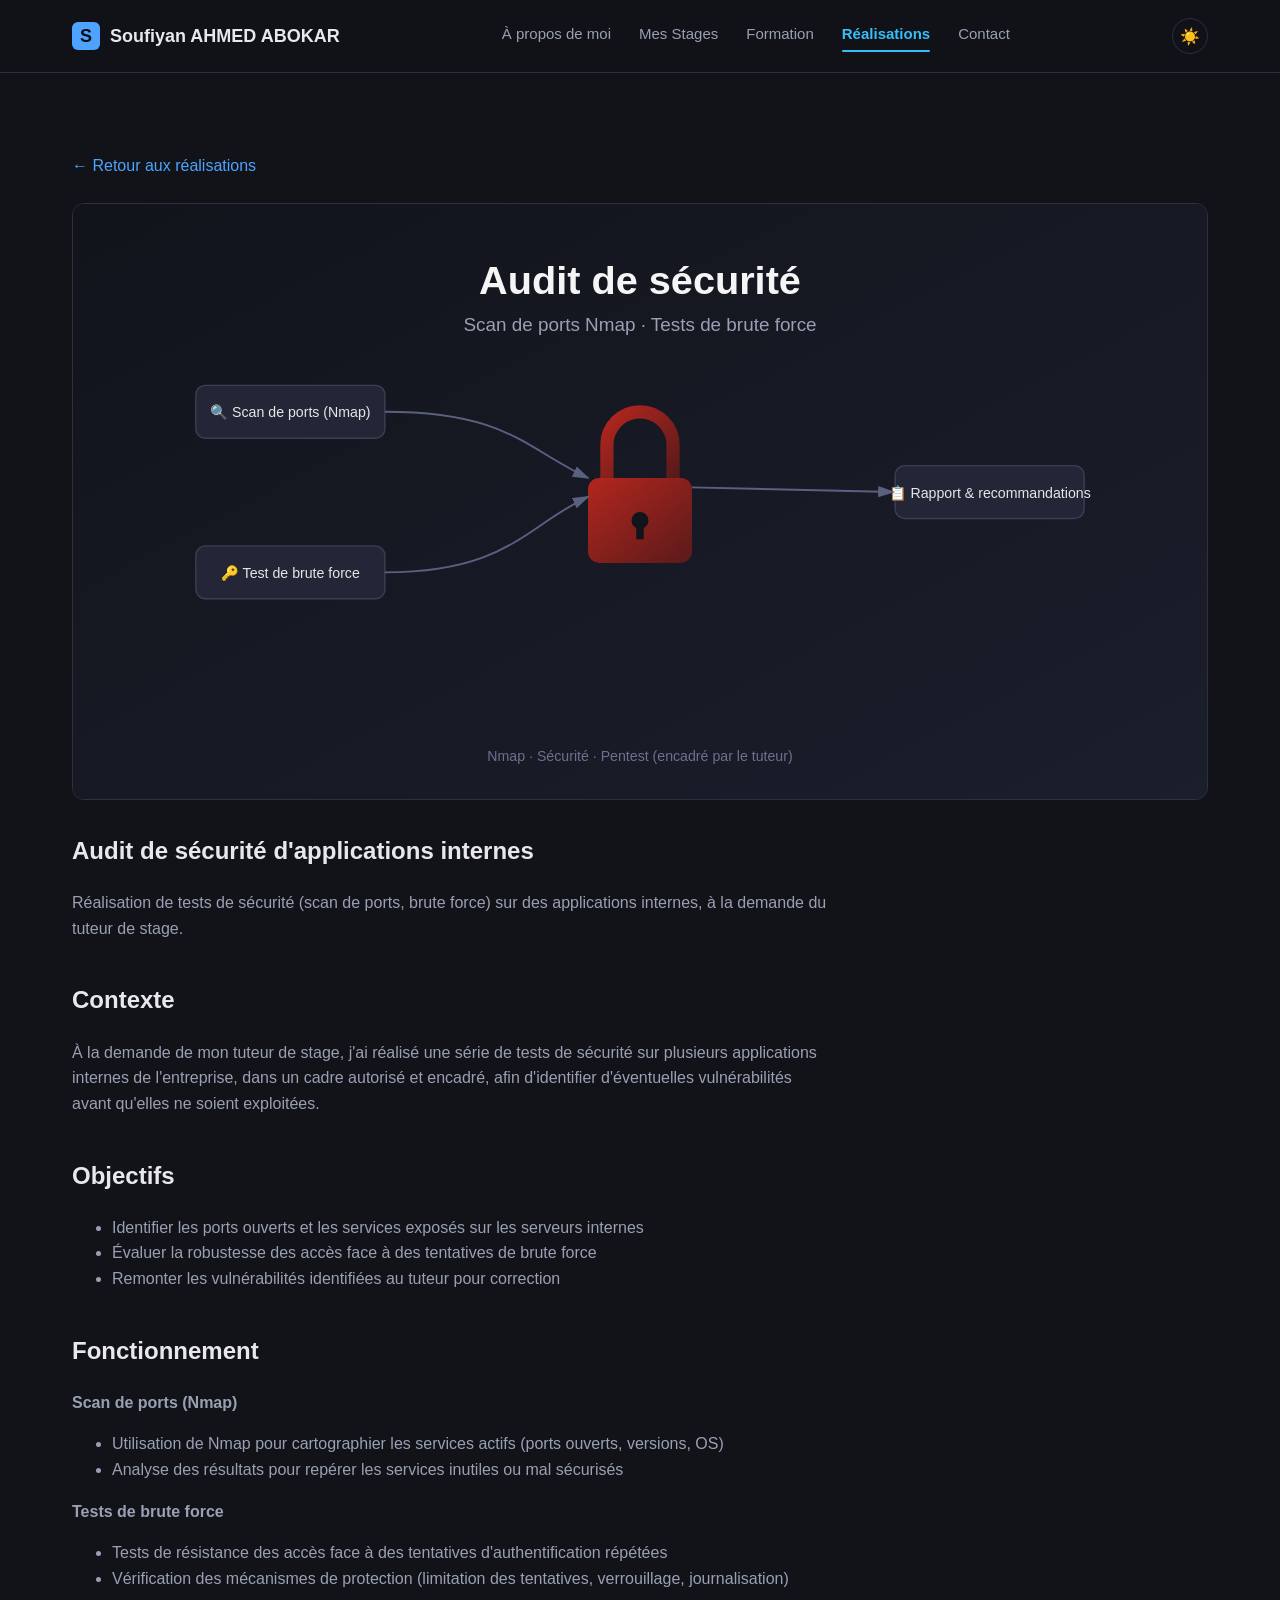
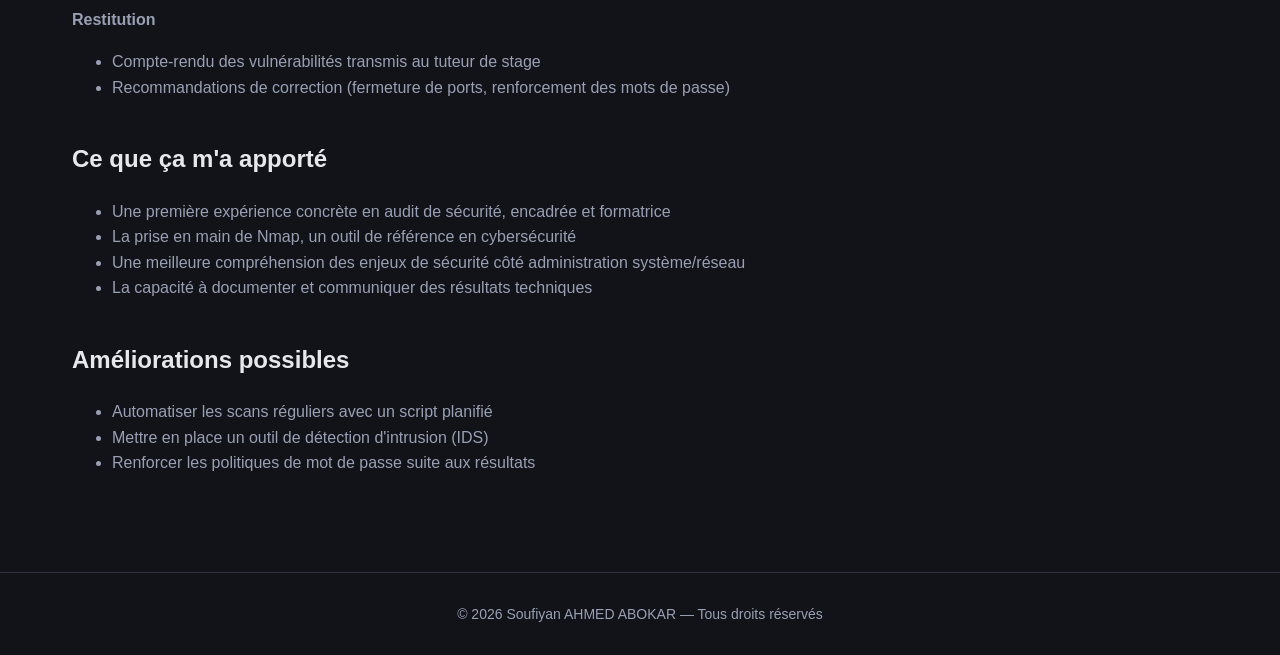
<file: realisations/pentest-nmap.html>
<!DOCTYPE html>
<html lang="fr">
<head>
<meta charset="UTF-8">
<meta name="viewport" content="width=device-width, initial-scale=1">
<title>Audit de sécurité — Réalisations</title>
<link rel="icon" href="../images/photo-profile/favicon.png">
<link rel="stylesheet" href="../css/style.css">
</head>
<body>

<nav class="navbar">
  <div class="container">
    <a href="../index.html" class="brand"><span class="brand-logo">S</span>Soufiyan AHMED ABOKAR</a>
    <button class="nav-toggle">☰</button>
    <div class="nav-links">
      <a href="../index.html#about">À propos de moi</a>
      <a href="../index.html#stages">Mes Stages</a>
      <a href="../index.html#formation">Formation</a>
      <a href="index.html">Réalisations</a>
      <a href="../index.html#contact">Contact</a>
    </div>
    <button class="theme-toggle" aria-label="Changer de thème">☀️</button>
  </div>
</nav>

<section>
  <div class="container">
    <a href="index.html" class="back-link">← Retour aux réalisations</a>
    <div class="article-cover reveal">
      <img src="../images/blogs/pentest-nmap-cover.svg" alt="Audit de sécurité Nmap">
    </div>
    <div class="article-body reveal">
      <h1>Audit de sécurité d'applications internes</h1>
      <p>Réalisation de tests de sécurité (scan de ports, brute force) sur des applications internes, à la demande du tuteur de stage.</p>

      <h2>Contexte</h2>
      <p>À la demande de mon tuteur de stage, j'ai réalisé une série de tests de sécurité sur plusieurs applications internes de l'entreprise, dans un cadre autorisé et encadré, afin d'identifier d'éventuelles vulnérabilités avant qu'elles ne soient exploitées.</p>

      <h2>Objectifs</h2>
      <ul>
        <li>Identifier les ports ouverts et les services exposés sur les serveurs internes</li>
        <li>Évaluer la robustesse des accès face à des tentatives de brute force</li>
        <li>Remonter les vulnérabilités identifiées au tuteur pour correction</li>
      </ul>

      <h2>Fonctionnement</h2>
      <p><strong>Scan de ports (Nmap)</strong></p>
      <ul>
        <li>Utilisation de Nmap pour cartographier les services actifs (ports ouverts, versions, OS)</li>
        <li>Analyse des résultats pour repérer les services inutiles ou mal sécurisés</li>
      </ul>
      <p><strong>Tests de brute force</strong></p>
      <ul>
        <li>Tests de résistance des accès face à des tentatives d'authentification répétées</li>
        <li>Vérification des mécanismes de protection (limitation des tentatives, verrouillage, journalisation)</li>
      </ul>
      <p><strong>Restitution</strong></p>
      <ul>
        <li>Compte-rendu des vulnérabilités transmis au tuteur de stage</li>
        <li>Recommandations de correction (fermeture de ports, renforcement des mots de passe)</li>
      </ul>

      <h2>Ce que ça m'a apporté</h2>
      <ul>
        <li>Une première expérience concrète en audit de sécurité, encadrée et formatrice</li>
        <li>La prise en main de Nmap, un outil de référence en cybersécurité</li>
        <li>Une meilleure compréhension des enjeux de sécurité côté administration système/réseau</li>
        <li>La capacité à documenter et communiquer des résultats techniques</li>
      </ul>

      <h2>Améliorations possibles</h2>
      <ul>
        <li>Automatiser les scans réguliers avec un script planifié</li>
        <li>Mettre en place un outil de détection d'intrusion (IDS)</li>
        <li>Renforcer les politiques de mot de passe suite aux résultats</li>
      </ul>
    </div>
  </div>
</section>

<footer>
  <div class="container"><span>© 2026 Soufiyan AHMED ABOKAR — Tous droits réservés</span></div>
</footer>

<script src="../js/script.js"></script>
</body>
</html>
</file>
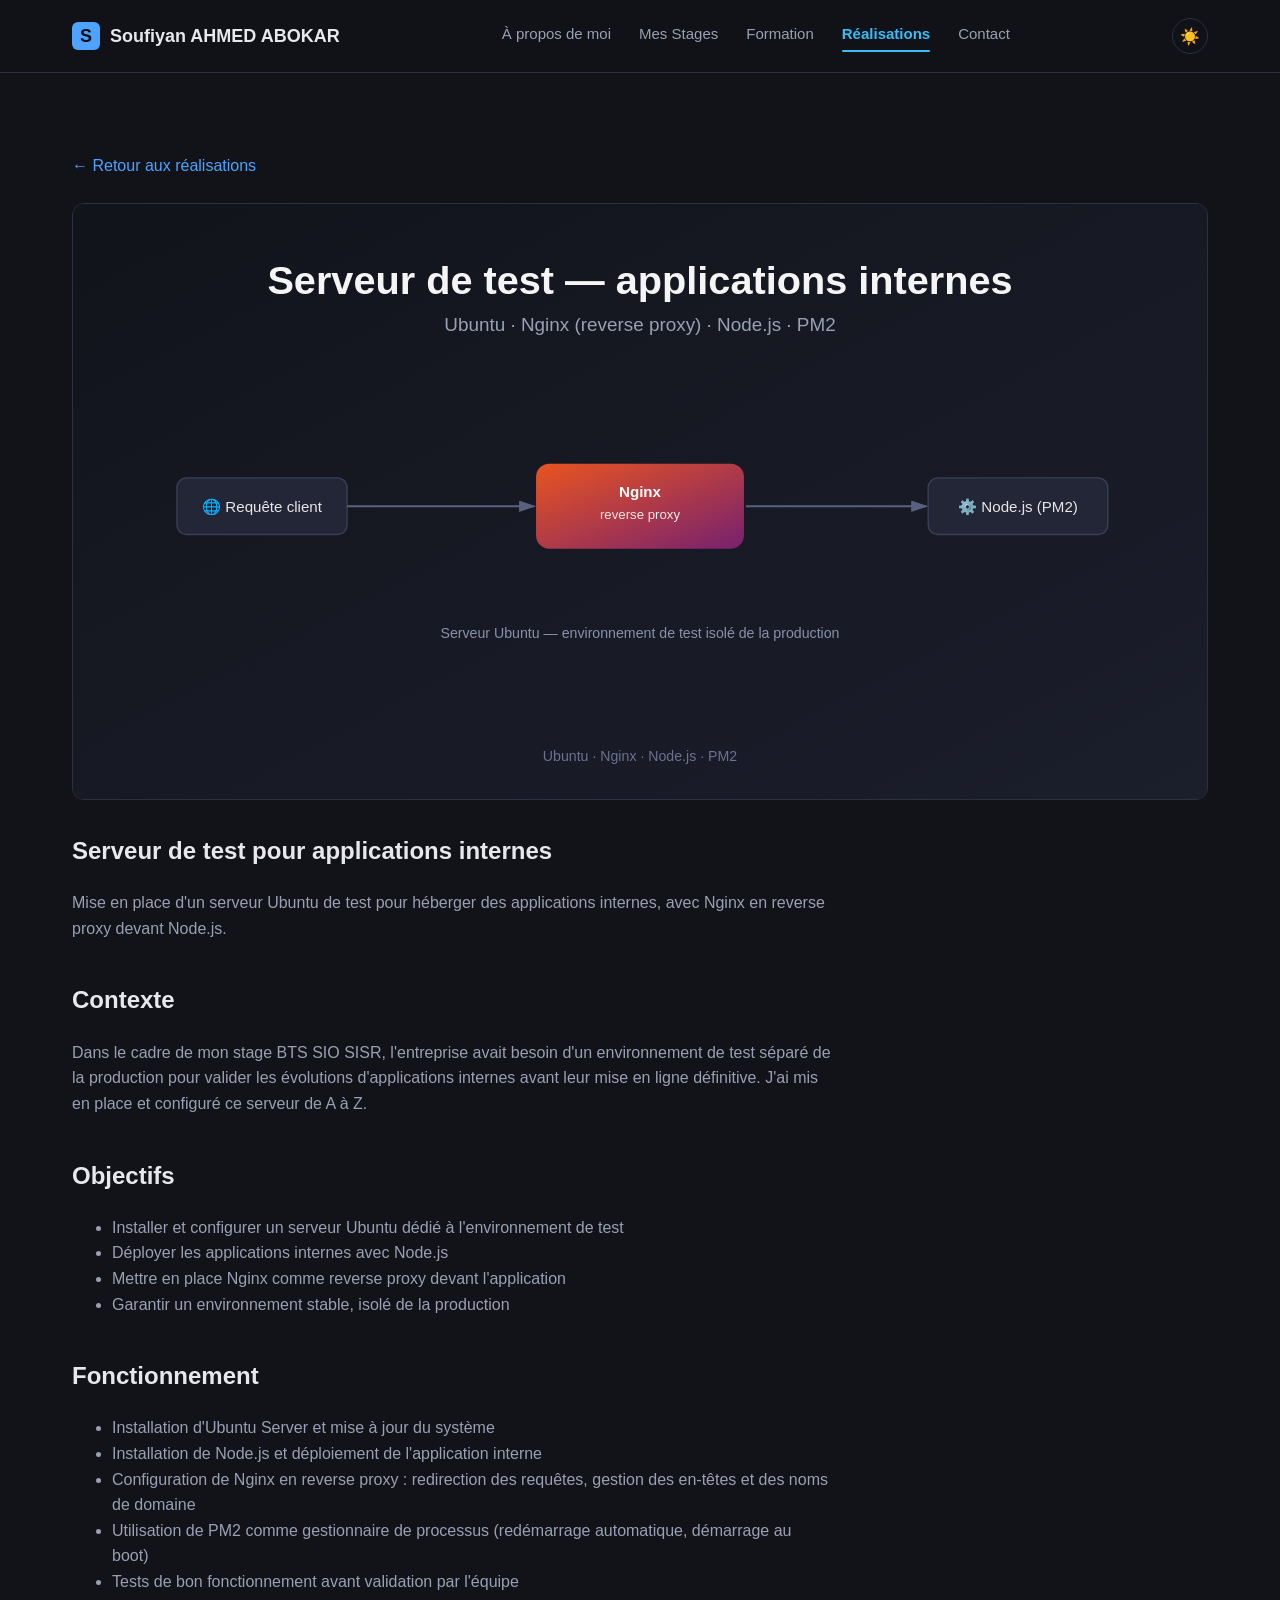
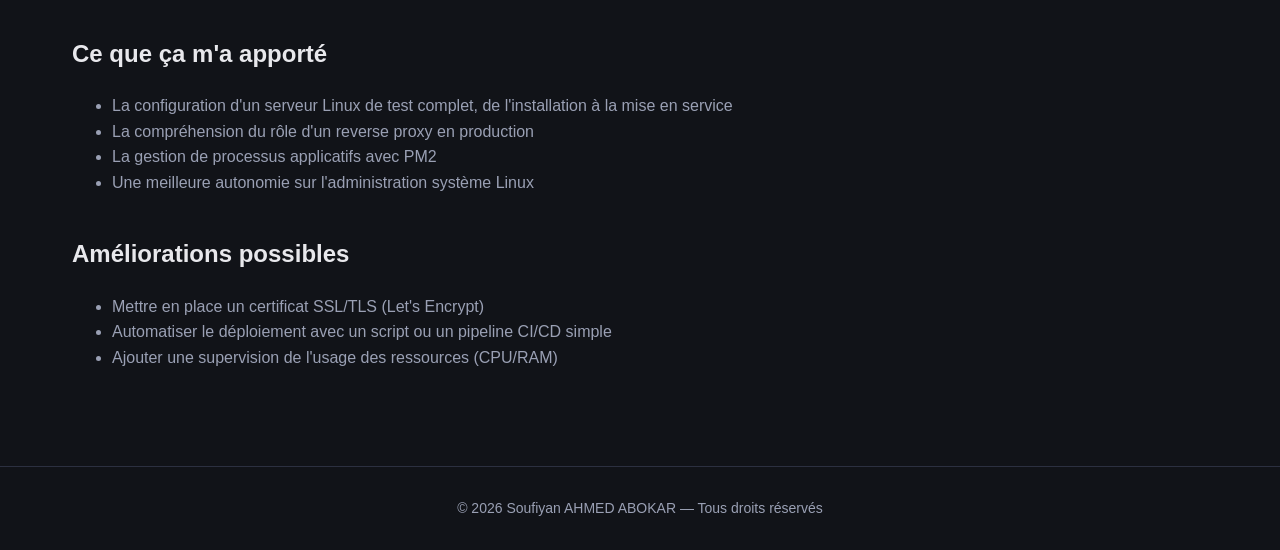
<file: realisations/ubuntu-server.html>
<!DOCTYPE html>
<html lang="fr">
<head>
<meta charset="UTF-8">
<meta name="viewport" content="width=device-width, initial-scale=1">
<title>Serveur de test Ubuntu — Réalisations</title>
<link rel="icon" href="../images/photo-profile/favicon.png">
<link rel="stylesheet" href="../css/style.css">
</head>
<body>

<nav class="navbar">
  <div class="container">
    <a href="../index.html" class="brand"><span class="brand-logo">S</span>Soufiyan AHMED ABOKAR</a>
    <button class="nav-toggle">☰</button>
    <div class="nav-links">
      <a href="../index.html#about">À propos de moi</a>
      <a href="../index.html#stages">Mes Stages</a>
      <a href="../index.html#formation">Formation</a>
      <a href="index.html">Réalisations</a>
      <a href="../index.html#contact">Contact</a>
    </div>
    <button class="theme-toggle" aria-label="Changer de thème">☀️</button>
  </div>
</nav>

<section>
  <div class="container">
    <a href="index.html" class="back-link">← Retour aux réalisations</a>
    <div class="article-cover reveal">
      <img src="../images/blogs/ubuntu-server-cover.svg" alt="Serveur de test Ubuntu">
    </div>
    <div class="article-body reveal">
      <h1>Serveur de test pour applications internes</h1>
      <p>Mise en place d'un serveur Ubuntu de test pour héberger des applications internes, avec Nginx en reverse proxy devant Node.js.</p>

      <h2>Contexte</h2>
      <p>Dans le cadre de mon stage BTS SIO SISR, l'entreprise avait besoin d'un environnement de test séparé de la production pour valider les évolutions d'applications internes avant leur mise en ligne définitive. J'ai mis en place et configuré ce serveur de A à Z.</p>

      <h2>Objectifs</h2>
      <ul>
        <li>Installer et configurer un serveur Ubuntu dédié à l'environnement de test</li>
        <li>Déployer les applications internes avec Node.js</li>
        <li>Mettre en place Nginx comme reverse proxy devant l'application</li>
        <li>Garantir un environnement stable, isolé de la production</li>
      </ul>

      <h2>Fonctionnement</h2>
      <ul>
        <li>Installation d'Ubuntu Server et mise à jour du système</li>
        <li>Installation de Node.js et déploiement de l'application interne</li>
        <li>Configuration de Nginx en reverse proxy : redirection des requêtes, gestion des en-têtes et des noms de domaine</li>
        <li>Utilisation de PM2 comme gestionnaire de processus (redémarrage automatique, démarrage au boot)</li>
        <li>Tests de bon fonctionnement avant validation par l'équipe</li>
      </ul>

      <h2>Ce que ça m'a apporté</h2>
      <ul>
        <li>La configuration d'un serveur Linux de test complet, de l'installation à la mise en service</li>
        <li>La compréhension du rôle d'un reverse proxy en production</li>
        <li>La gestion de processus applicatifs avec PM2</li>
        <li>Une meilleure autonomie sur l'administration système Linux</li>
      </ul>

      <h2>Améliorations possibles</h2>
      <ul>
        <li>Mettre en place un certificat SSL/TLS (Let's Encrypt)</li>
        <li>Automatiser le déploiement avec un script ou un pipeline CI/CD simple</li>
        <li>Ajouter une supervision de l'usage des ressources (CPU/RAM)</li>
      </ul>
    </div>
  </div>
</section>

<footer>
  <div class="container"><span>© 2026 Soufiyan AHMED ABOKAR — Tous droits réservés</span></div>
</footer>

<script src="../js/script.js"></script>
</body>
</html>
</file>
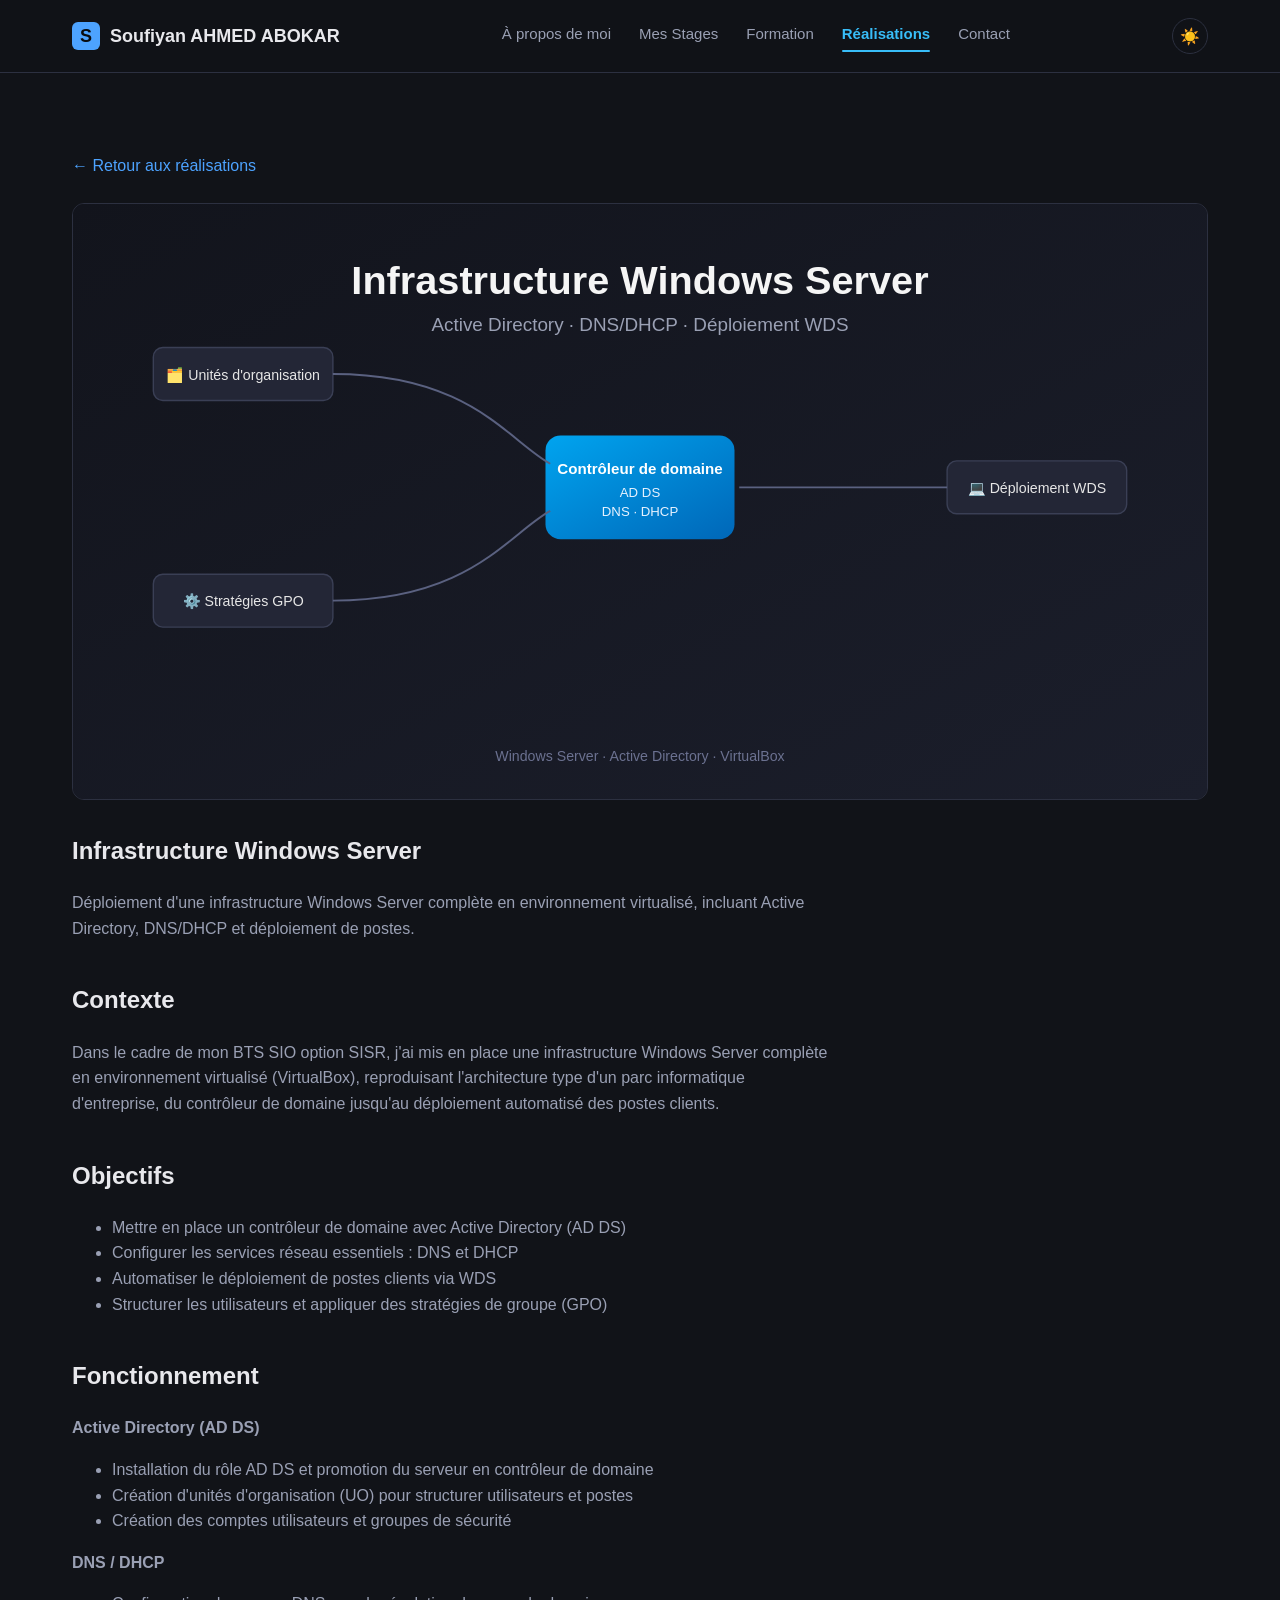
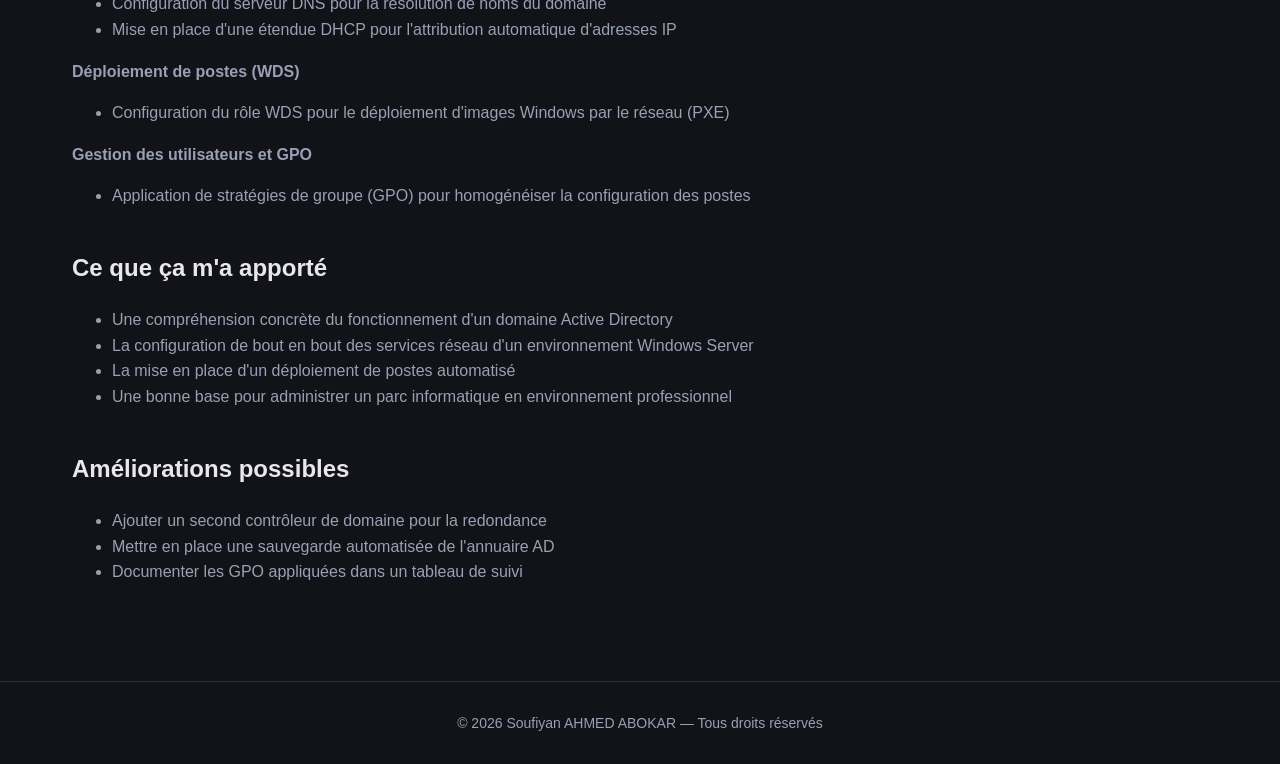
<file: realisations/windows-server.html>
<!DOCTYPE html>
<html lang="fr">
<head>
<meta charset="UTF-8">
<meta name="viewport" content="width=device-width, initial-scale=1">
<title>Infrastructure Windows Server — Réalisations</title>
<link rel="icon" href="../images/photo-profile/favicon.png">
<link rel="stylesheet" href="../css/style.css">
</head>
<body>

<nav class="navbar">
  <div class="container">
    <a href="../index.html" class="brand"><span class="brand-logo">S</span>Soufiyan AHMED ABOKAR</a>
    <button class="nav-toggle">☰</button>
    <div class="nav-links">
      <a href="../index.html#about">À propos de moi</a>
      <a href="../index.html#stages">Mes Stages</a>
      <a href="../index.html#formation">Formation</a>
      <a href="index.html">Réalisations</a>
      <a href="../index.html#contact">Contact</a>
    </div>
    <button class="theme-toggle" aria-label="Changer de thème">☀️</button>
  </div>
</nav>

<section>
  <div class="container">
    <a href="index.html" class="back-link">← Retour aux réalisations</a>
    <div class="article-cover reveal">
      <img src="../images/blogs/windows-server-cover.svg" alt="Infrastructure Windows Server">
    </div>
    <div class="article-body reveal">
      <h1>Infrastructure Windows Server</h1>
      <p>Déploiement d'une infrastructure Windows Server complète en environnement virtualisé, incluant Active Directory, DNS/DHCP et déploiement de postes.</p>

      <h2>Contexte</h2>
      <p>Dans le cadre de mon BTS SIO option SISR, j'ai mis en place une infrastructure Windows Server complète en environnement virtualisé (VirtualBox), reproduisant l'architecture type d'un parc informatique d'entreprise, du contrôleur de domaine jusqu'au déploiement automatisé des postes clients.</p>

      <h2>Objectifs</h2>
      <ul>
        <li>Mettre en place un contrôleur de domaine avec Active Directory (AD DS)</li>
        <li>Configurer les services réseau essentiels : DNS et DHCP</li>
        <li>Automatiser le déploiement de postes clients via WDS</li>
        <li>Structurer les utilisateurs et appliquer des stratégies de groupe (GPO)</li>
      </ul>

      <h2>Fonctionnement</h2>
      <p><strong>Active Directory (AD DS)</strong></p>
      <ul>
        <li>Installation du rôle AD DS et promotion du serveur en contrôleur de domaine</li>
        <li>Création d'unités d'organisation (UO) pour structurer utilisateurs et postes</li>
        <li>Création des comptes utilisateurs et groupes de sécurité</li>
      </ul>
      <p><strong>DNS / DHCP</strong></p>
      <ul>
        <li>Configuration du serveur DNS pour la résolution de noms du domaine</li>
        <li>Mise en place d'une étendue DHCP pour l'attribution automatique d'adresses IP</li>
      </ul>
      <p><strong>Déploiement de postes (WDS)</strong></p>
      <ul>
        <li>Configuration du rôle WDS pour le déploiement d'images Windows par le réseau (PXE)</li>
        
      </ul>
      <p><strong>Gestion des utilisateurs et GPO</strong></p>
      <ul>
        <li>Application de stratégies de groupe (GPO) pour homogénéiser la configuration des postes</li>
      </ul>

      <h2>Ce que ça m'a apporté</h2>
      <ul>
        <li>Une compréhension concrète du fonctionnement d'un domaine Active Directory</li>
        <li>La configuration de bout en bout des services réseau d'un environnement Windows Server</li>
        <li>La mise en place d'un déploiement de postes automatisé</li>
        <li>Une bonne base pour administrer un parc informatique en environnement professionnel</li>
      </ul>

      <h2>Améliorations possibles</h2>
      <ul>
        <li>Ajouter un second contrôleur de domaine pour la redondance</li>
        <li>Mettre en place une sauvegarde automatisée de l'annuaire AD</li>
        <li>Documenter les GPO appliquées dans un tableau de suivi</li>
      </ul>
    </div>
  </div>
</section>

<footer>
  <div class="container"><span>© 2026 Soufiyan AHMED ABOKAR — Tous droits réservés</span></div>
</footer>

<script src="../js/script.js"></script>
</body>
</html>
</file>
<file: css/style.css>
:root {
  --bg: #111318;
  --bg-alt: #1b1e2b;
  --card: #1c1f2b;
  --border: #2c3040;
  --text: #e8e8ec;
  --text-dim: #9aa0b4;
  --accent: #4da3ff;
  --accent-soft: rgba(77, 163, 255, 0.15);
  --radius: 12px;
}

* { box-sizing: border-box; }

body {
  margin: 0;
  font-family: "Segoe UI", Arial, sans-serif;
  background: var(--bg);
  color: var(--text);
  line-height: 1.6;
}

a { color: inherit; text-decoration: none; }

img { max-width: 100%; display: block; }

.container {
  max-width: 1200px;
  margin: 0 auto;
  padding: 0 32px;
}

/* ---------- NAVBAR ---------- */
.navbar {
  position: sticky;
  top: 0;
  z-index: 100;
  background: rgba(17, 19, 24, 0.9);
  backdrop-filter: blur(8px);
  border-bottom: 1px solid var(--border);
}

.navbar .container {
  display: flex;
  align-items: center;
  justify-content: space-between;
  height: 72px;
}

.brand {
  display: flex;
  align-items: center;
  gap: 10px;
  font-weight: 600;
  font-size: 18px;
}

.brand-logo {
  width: 28px;
  height: 28px;
  border-radius: 6px;
  background: var(--accent);
  color: #0a0c10;
  display: flex;
  align-items: center;
  justify-content: center;
  font-weight: 700;
}

.nav-links {
  display: flex;
  align-items: center;
  gap: 28px;
  font-size: 15px;
}

.nav-links a {
  color: var(--text-dim);
  transition: color 0.2s;
}
.nav-links a:hover { color: var(--text); }

.theme-toggle {
  background: none;
  border: 1px solid var(--border);
  border-radius: 50%;
  width: 36px;
  height: 36px;
  color: var(--text-dim);
  cursor: pointer;
  font-size: 16px;
  display: flex;
  align-items: center;
  justify-content: center;
}

.nav-toggle {
  display: none;
  background: none;
  border: none;
  color: var(--text);
  font-size: 24px;
  cursor: pointer;
}

/* ---------- HERO ---------- */
.hero {
  padding: 110px 0 90px;
}

.hero .container {
  display: grid;
  grid-template-columns: 1.1fr 0.9fr;
  gap: 60px;
  align-items: center;
}

.hero-intro { color: var(--text-dim); margin-bottom: 8px; }

.hero h1 {
  font-size: 56px;
  margin: 0 0 6px;
}

.hero h2 {
  font-size: 28px;
  font-weight: 500;
  color: var(--text-dim);
  margin: 0 0 24px;
}

.hero p { color: var(--text-dim); max-width: 55ch; }

.hero-actions {
  display: flex;
  align-items: center;
  gap: 14px;
  margin-top: 28px;
}

.btn {
  display: inline-flex;
  align-items: center;
  gap: 8px;
  padding: 12px 22px;
  border-radius: 8px;
  font-weight: 600;
  cursor: pointer;
  border: 1px solid transparent;
}

.btn-primary {
  background: var(--accent);
  color: #0a0c10;
}
.btn-primary:hover { opacity: 0.9; }

.btn-outline {
  border: 1px solid var(--border);
  color: var(--text);
}
.btn-outline:hover { border-color: var(--accent); }

.social-links { display: flex; gap: 10px; }
.social-links a {
  width: 40px; height: 40px;
  border: 1px solid var(--border);
  border-radius: 50%;
  display: flex; align-items: center; justify-content: center;
  color: var(--text-dim);
}
.social-links a:hover { border-color: var(--accent); color: var(--accent); }

/* Remplacer l'ancien bloc .hero-image par celui-ci */
.hero-image {
  background: transparent; /* Supprime le fond blanc */
  padding: 0; /* Supprime l'espace autour de l'image */
  border-radius: 50%; /* Transforme le conteneur en rond parfait */
  overflow: hidden; /* Découpe l'image pour qu'elle ne dépasse pas du rond */
  aspect-ratio: 1; /* Garde des proportions carrées/rondes */
  max-width: 300px; /* Taille de la photo */
  margin: 0 auto; /* Centre la photo sur mobile */
  border: none;
}

.hero-image img {
  width: 100%;
  height: 100%;
  object-fit: cover;
}

/* ---------- SECTIONS GÉNÉRIQUES ---------- */
section { padding: 80px 0; }
.section-title {
  font-size: 32px;
  margin: 0 0 40px;
}

/* ---------- ABOUT ---------- */
.about-grid {
  display: grid;
  grid-template-columns: 0.8fr 1.2fr;
  gap: 50px;
  align-items: start;
}

.about-photo {
  width: 100%;
  max-width: 450px; /* Augmente cette valeur pour une image encore plus grande */
  margin: 0 auto;
  border-radius: var(--radius); /* Redonne une forme rectangulaire avec des coins légèrement arrondis */
  overflow: hidden;
  border: 1px solid var(--border); /* Optionnel : ajoute un léger cadre autour */
}

.about-photo img {
  width: 100%;
  height: auto; /* Permet à l'image de garder ses proportions naturelles */
  object-fit: cover;
}

.about-text p { color: var(--text-dim); }

.skills-title {
  margin: 30px 0 16px;
  font-size: 16px;
  color: var(--text);
}

.skills-logos {
  display: flex;
  flex-wrap: wrap;
  gap: 18px;
}

.skill-logo {
  display: flex;
  flex-direction: column;
  align-items: center;
  gap: 8px;
  width: 76px;
}

.skill-logo i, .skill-logo svg {
  font-size: 34px;
  color: var(--text);
}

.skill-logo span {
  font-size: 11px;
  color: var(--text-dim);
  text-align: center;
}

.skills-tags {
  display: flex;
  flex-wrap: wrap;
  gap: 10px;
  margin-top: 20px;
}

.skill-tag {
  background: rgba(255, 255, 255, 0.05);
  border: 1px solid rgba(255, 255, 255, 0.1);
  padding: 6px 14px;
  border-radius: 20px;
  font-size: 0.9rem;
  color: #fff;
}


.custom-logo-box {
  display: flex;
  flex-direction: column;
  align-items: center;
  justify-content: center;
  gap: 8px;
}

.logo-badge {
  width: 34px;
  height: 34px;
  display: flex;
  align-items: center;
  justify-content: center;
  border-radius: 8px;
  font-weight: bold;
  font-size: 0.75rem;
  letter-spacing: -0.5px;
}






/* ---------- STAGES (timeline) ---------- */
.timeline {
  position: relative;
  padding-left: 40px;
  border-left: 2px solid var(--border);
}

.timeline-item {
  position: relative;
  margin-bottom: 48px;
}

.timeline-item::before {
  content: "";
  position: absolute;
  left: -46px;
  top: 6px;
  width: 12px;
  height: 12px;
  border-radius: 50%;
  background: var(--accent);
}

.stage-card {
  background: var(--card);
  border: 1px solid var(--border);
  border-radius: var(--radius);
  padding: 24px 28px;
}

.stage-header {
  display: flex;
  align-items: center;
  gap: 14px;
  margin-bottom: 12px;
  flex-wrap: wrap;
}

.company-logo {
  width: 44px;
  height: 44px;
  border-radius: 8px;
  background: #fff;
  display: flex;
  align-items: center;
  justify-content: center;
  font-weight: 700;
  color: #111;
  flex-shrink: 0;
}

.stage-meta h3 { margin: 0; font-size: 18px; }
.stage-meta p { margin: 2px 0 0; color: var(--text-dim); font-size: 14px; }

.stage-card .content { color: var(--text-dim); font-size: 15px; }
.stage-card .content strong { color: var(--text); }
.stage-card .content h4 { color: var(--text); margin: 18px 0 8px; font-size: 15px; }
.stage-card .content ul { padding-left: 20px; }

/* ---------- EDUCATION ---------- */
.edu-grid {
  display: grid;
  grid-template-columns: 1fr 1fr;
  gap: 24px;
}

.edu-card {
  background: var(--card);
  border: 1px solid var(--border);
  border-radius: var(--radius);
  padding: 24px;
}
.edu-card h3 { margin: 0 0 4px; }
.edu-card .school { color: var(--accent); font-size: 14px; margin-bottom: 4px; }
.edu-card .date { color: var(--text-dim); font-size: 13px; margin-bottom: 12px; }

/* ---------- RÉALISATIONS ---------- */
.card-grid {
  display: grid;
  grid-template-columns: repeat(auto-fit, minmax(260px, 1fr));
  gap: 28px;
}

.project-card {
  background: var(--card);
  border: 1px solid var(--border);
  border-radius: var(--radius);
  overflow: hidden;
  transition: border-color 0.2s, transform 0.2s;
}
.project-card:hover { border-color: var(--accent); transform: translateY(-4px); }

.project-card img { aspect-ratio: 16/9; object-fit: cover; }

.project-card-body { padding: 20px 22px; }
.project-card-body h3 { margin: 0 0 8px; font-size: 18px; }
.project-card-body p { color: var(--text-dim); font-size: 14px; margin: 0 0 14px; }

.badges { display: flex; flex-wrap: wrap; gap: 8px; }
.badge {
  font-size: 12px;
  padding: 4px 10px;
  border-radius: 999px;
  background: var(--accent-soft);
  color: var(--accent);
}

/* ---------- ARTICLE (page réalisation) ---------- */
.article-cover {
  border-radius: var(--radius);
  overflow: hidden;
  margin-bottom: 32px;
  border: 1px solid var(--border);
}

.article-body { max-width: 760px; }
.article-body h2 { margin-top: 40px; }
.article-body p, .article-body li { color: var(--text-dim); }
.article-body pre {
  background: #0c0e13;
  border: 1px solid var(--border);
  border-radius: var(--radius);
  padding: 20px;
  overflow-x: auto;
  font-size: 13px;
}
.article-body code { font-family: Consolas, monospace; }

.back-link { color: var(--accent); display: inline-block; margin-bottom: 24px; }

/* ---------- CONTACT ---------- */
.contact-box {
  background: var(--card);
  border: 1px solid var(--border);
  border-radius: var(--radius);
  padding: 48px;
  text-align: center;
}
.contact-box p { color: var(--text-dim); max-width: 60ch; margin: 0 auto 24px; }

/* ---------- FOOTER ---------- */
footer {
  border-top: 1px solid var(--border);
  padding: 30px 0;
  color: var(--text-dim);
  font-size: 14px;
  display: flex;
  justify-content: space-between;
  align-items: center;
}

/* ---------- REVEAL ANIMATION ---------- */
.reveal {
  opacity: 0;
  transform: translateY(24px);
  transition: opacity 0.6s ease, transform 0.6s ease;
}
.reveal.visible {
  opacity: 1;
  transform: translateY(0);
}

@media (prefers-reduced-motion: reduce) {
  .reveal { opacity: 1; transform: none; transition: none; }
}

/* ---------- LIGHT THEME ---------- */
body[data-theme="light"] {
  --bg: #f7f8fa;
  --bg-alt: #ffffff;
  --card: #ffffff;
  --border: #e2e4ea;
  --text: #16181d;
  --text-dim: #565c6b;
}

body[data-theme="light"] .hero-image { border: 1px solid var(--border); }

/* ---------- RESPONSIVE ---------- */
@media (max-width: 860px) {
  .hero .container, .about-grid, .edu-grid { grid-template-columns: 1fr; }
  
/* Remplacer l'ancien bloc .hero-image par celui-ci */
.hero-image {
  background: transparent; /* Supprime le fond blanc */
  padding: 0; /* Supprime l'espace autour de l'image */
  border-radius: 50%; /* Transforme le conteneur en rond parfait */
  overflow: hidden; /* Découpe l'image pour qu'elle ne dépasse pas du rond */
  aspect-ratio: 1; /* Garde des proportions carrées/rondes */
  max-width: 300px; /* Taille de la photo */
  margin: 0 auto; /* Centre la photo sur mobile */
  border: none;
}

.hero-image img {
  width: 100%;
  height: 100%;
  object-fit: cover;
}
  .nav-links {
    position: absolute;
    top: 72px; left: 0; right: 0;
    background: var(--bg);
    border-bottom: 1px solid var(--border);
    flex-direction: column;
    padding: 20px 32px;
    display: none;
  }
  .nav-links.open { display: flex; }
  .nav-toggle { display: block; }
  .hero h1 { font-size: 40px; }
}




.company-logo {
  width: 88px;
  height: 88px;
  border-radius: 16px;
  background: #ffffff; /* Fond blanc par défaut pour les logos transparents */
  display: flex;
  align-items: center;
  justify-content: center;
  flex-shrink: 0;
  overflow: hidden;
  border: 1px solid var(--border);
}

.company-logo img {
  width: 100%;
  height: 100%;
  object-fit: cover; /* Remplit tout le carré sans laisser de coins/bordures */
}

/* Classe spécifique pour les logos à fond sombre (comme Weinmann) */
.company-logo.dark-bg {
  background: #000000;
}






/* --- PAGE ALTERNANCE --- */
.alternance-block {
  margin-bottom: 40px;
}

.alternance-block h2 {
  margin-bottom: 15px;
  border-bottom: 2px solid;
  padding-bottom: 10px;
  display: inline-block;
}

.alternance-list {
  list-style: none;
  padding-left: 0;
}

.alternance-list li {
  margin-bottom: 10px;
  color: var(--text-dim);
}

.highlight-box {
  background-color: rgba(128, 128, 128, 0.1);
  padding: 25px;
  border-radius: 10px;
  margin-top: 30px;
}

.contact-btn {
  display: inline-block;
  padding: 12px 24px;
  background-color: var(--text-color, #333);
  color: var(--bg-color, #fff);
  text-decoration: none;
  border-radius: 5px;
  font-weight: bold;
  margin-top: 20px;
  margin-right: 15px;
}




/* --- Style de la page Procédures --- */
.page-content {
  padding: 40px 20px;
  max-width: 1000px;
  margin: 0 auto;
}

.section-header h1 {
  font-size: 2rem;
  margin-bottom: 10px;
  color: #ffffff;
}

.subtitle {
  color: #94a3b8;
  font-size: 1rem;
  margin-bottom: 40px;
}

.procedures-grid {
  display: flex;
  flex-direction: column;
  gap: 24px;
}

.procedure-card {
  background-color: #1e293b; /* Fond carte sombre */
  border: 1px solid #334155;
  border-radius: 12px;
  padding: 24px;
  transition: transform 0.2s ease, border-color 0.2s ease;
}

.procedure-card:hover {
  border-color: #38bdf8; /* Lueur bleue au survol */
}

.card-header h2 {
  font-size: 1.25rem;
  color: #f8fafc;
  margin-bottom: 12px;
}

/* Badges / Tags style image de référence */
.tags {
  display: flex;
  flex-wrap: wrap;
  gap: 8px;
  margin-bottom: 16px;
}

.tag {
  background-color: #1e3a8a33;
  color: #38bdf8;
  border: 1px solid #1d4ed84d;
  padding: 4px 12px;
  border-radius: 20px;
  font-size: 0.85rem;
  font-weight: 500;
}

.card-description {
  color: #cbd5e1;
  font-size: 0.95rem;
  line-height: 1.6;
  margin-bottom: 20px;
}

/* --- Témoin de page active dans la Navbar --- */
.nav-links a {
  position: relative;
  padding-bottom: 4px;
  transition: color 0.2s ease;
}

/* Style du lien actif (Souligné brillant ou couleur dédiée) */
.nav-links a.active {
  color: #38bdf8 !important; /* Couleur bleu fluo / turquoise */
  font-weight: 600;
}

.nav-links a.active::after {
  content: '';
  position: absolute;
  bottom: -2px;
  left: 0;
  width: 100%;
  height: 2px;
  background-color: #38bdf8;
  border-radius: 2px;
}
</file>
